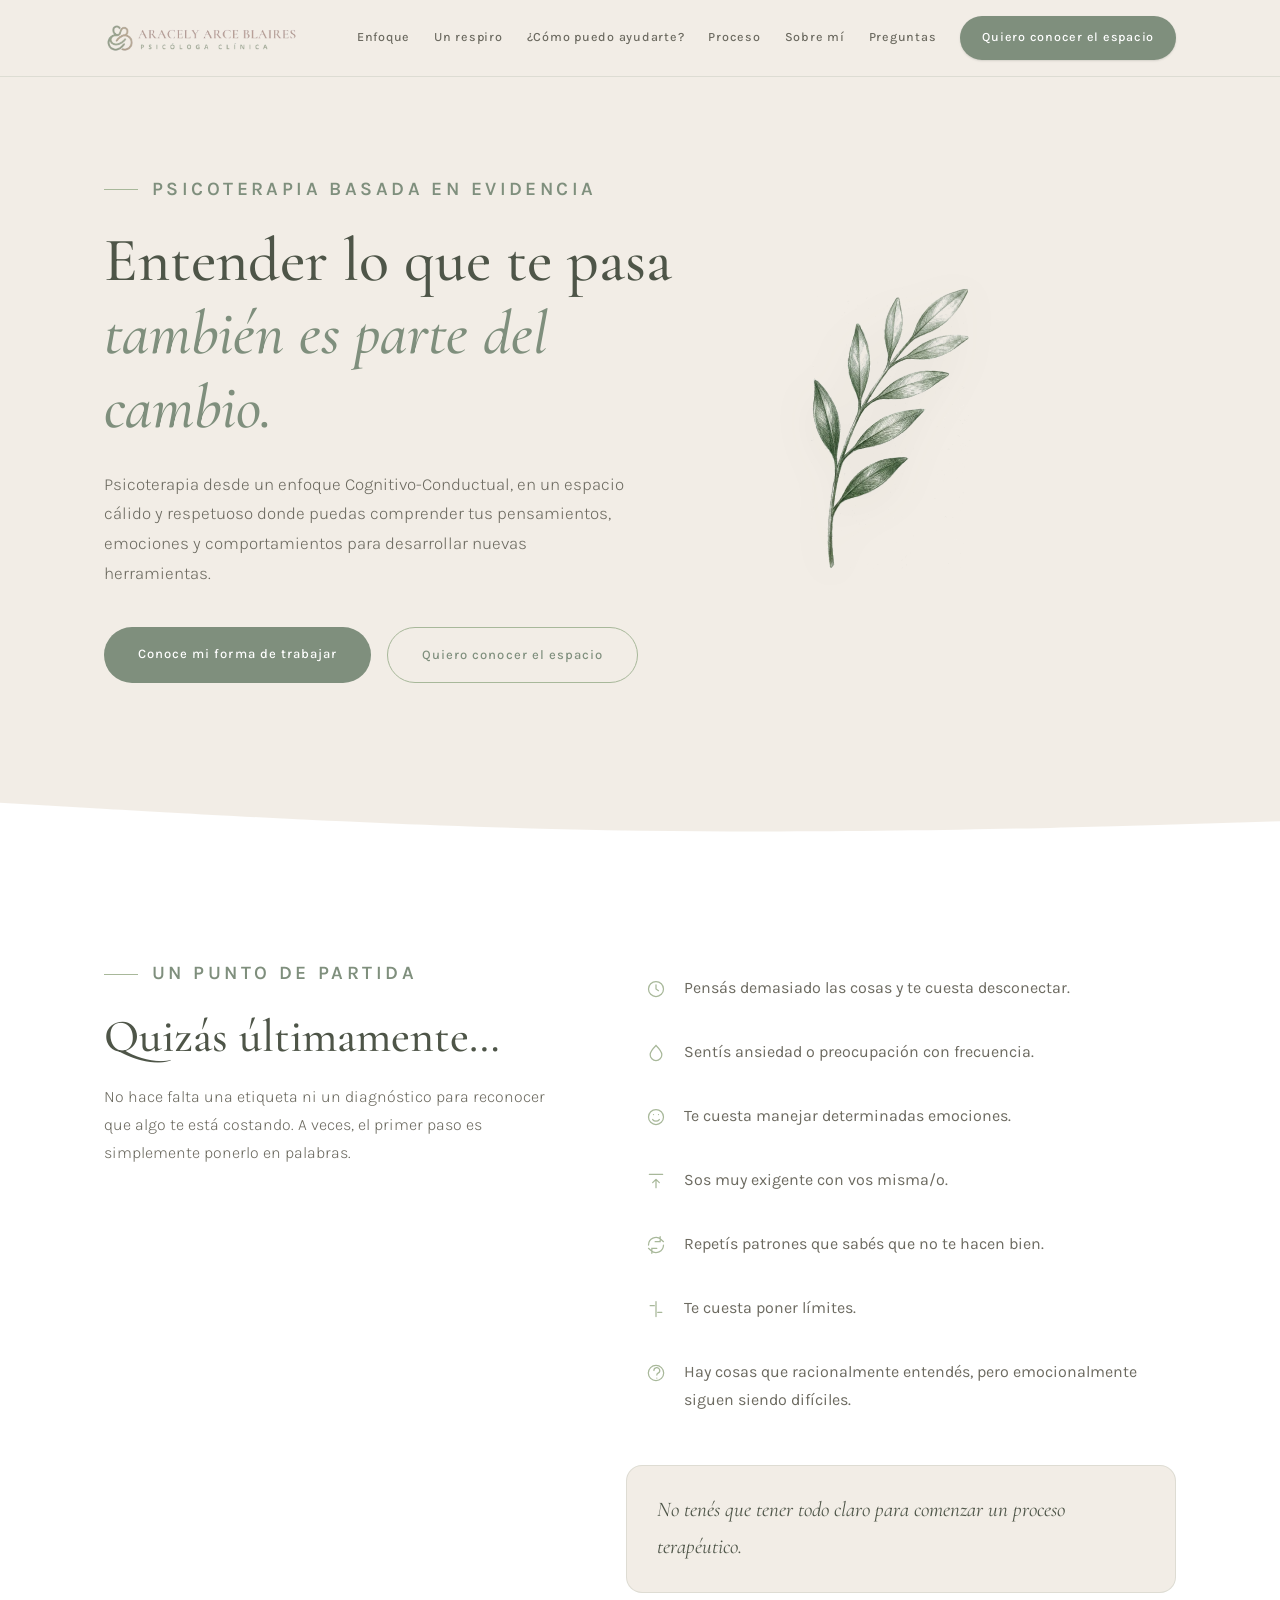
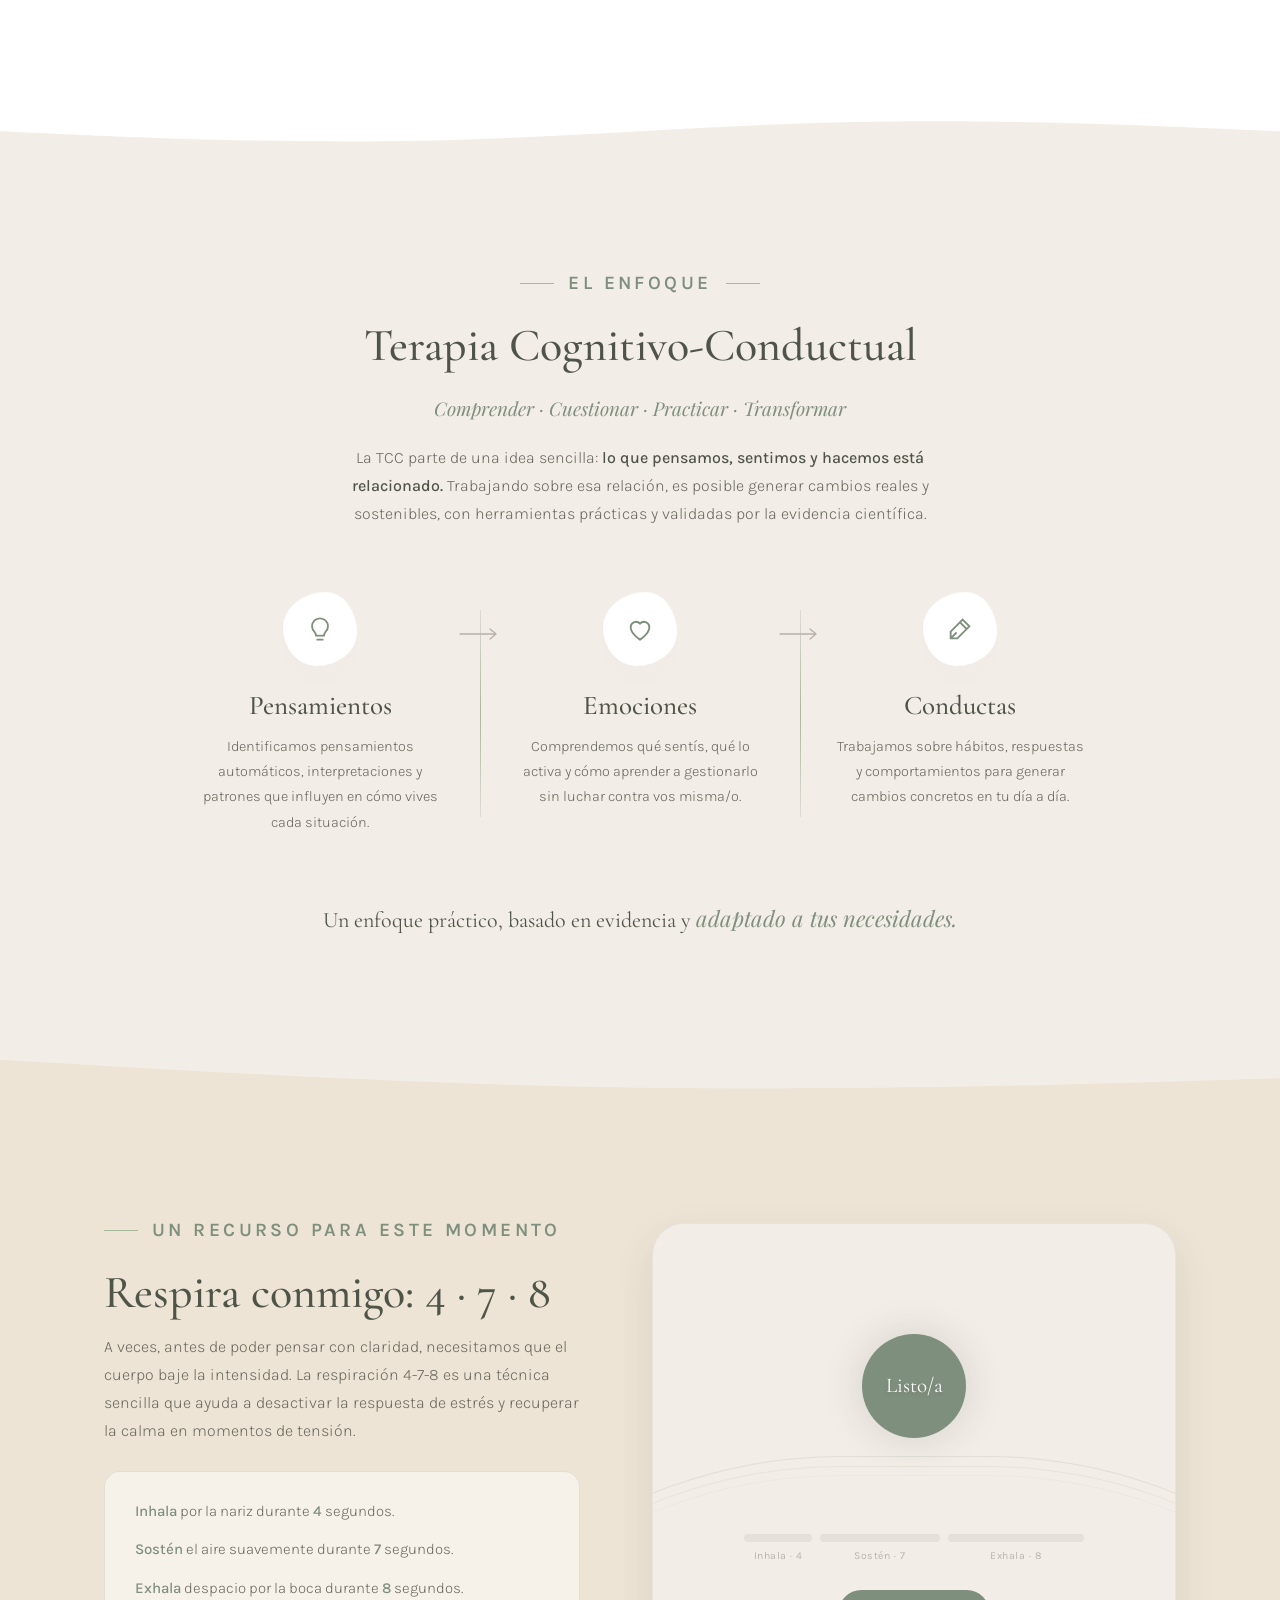
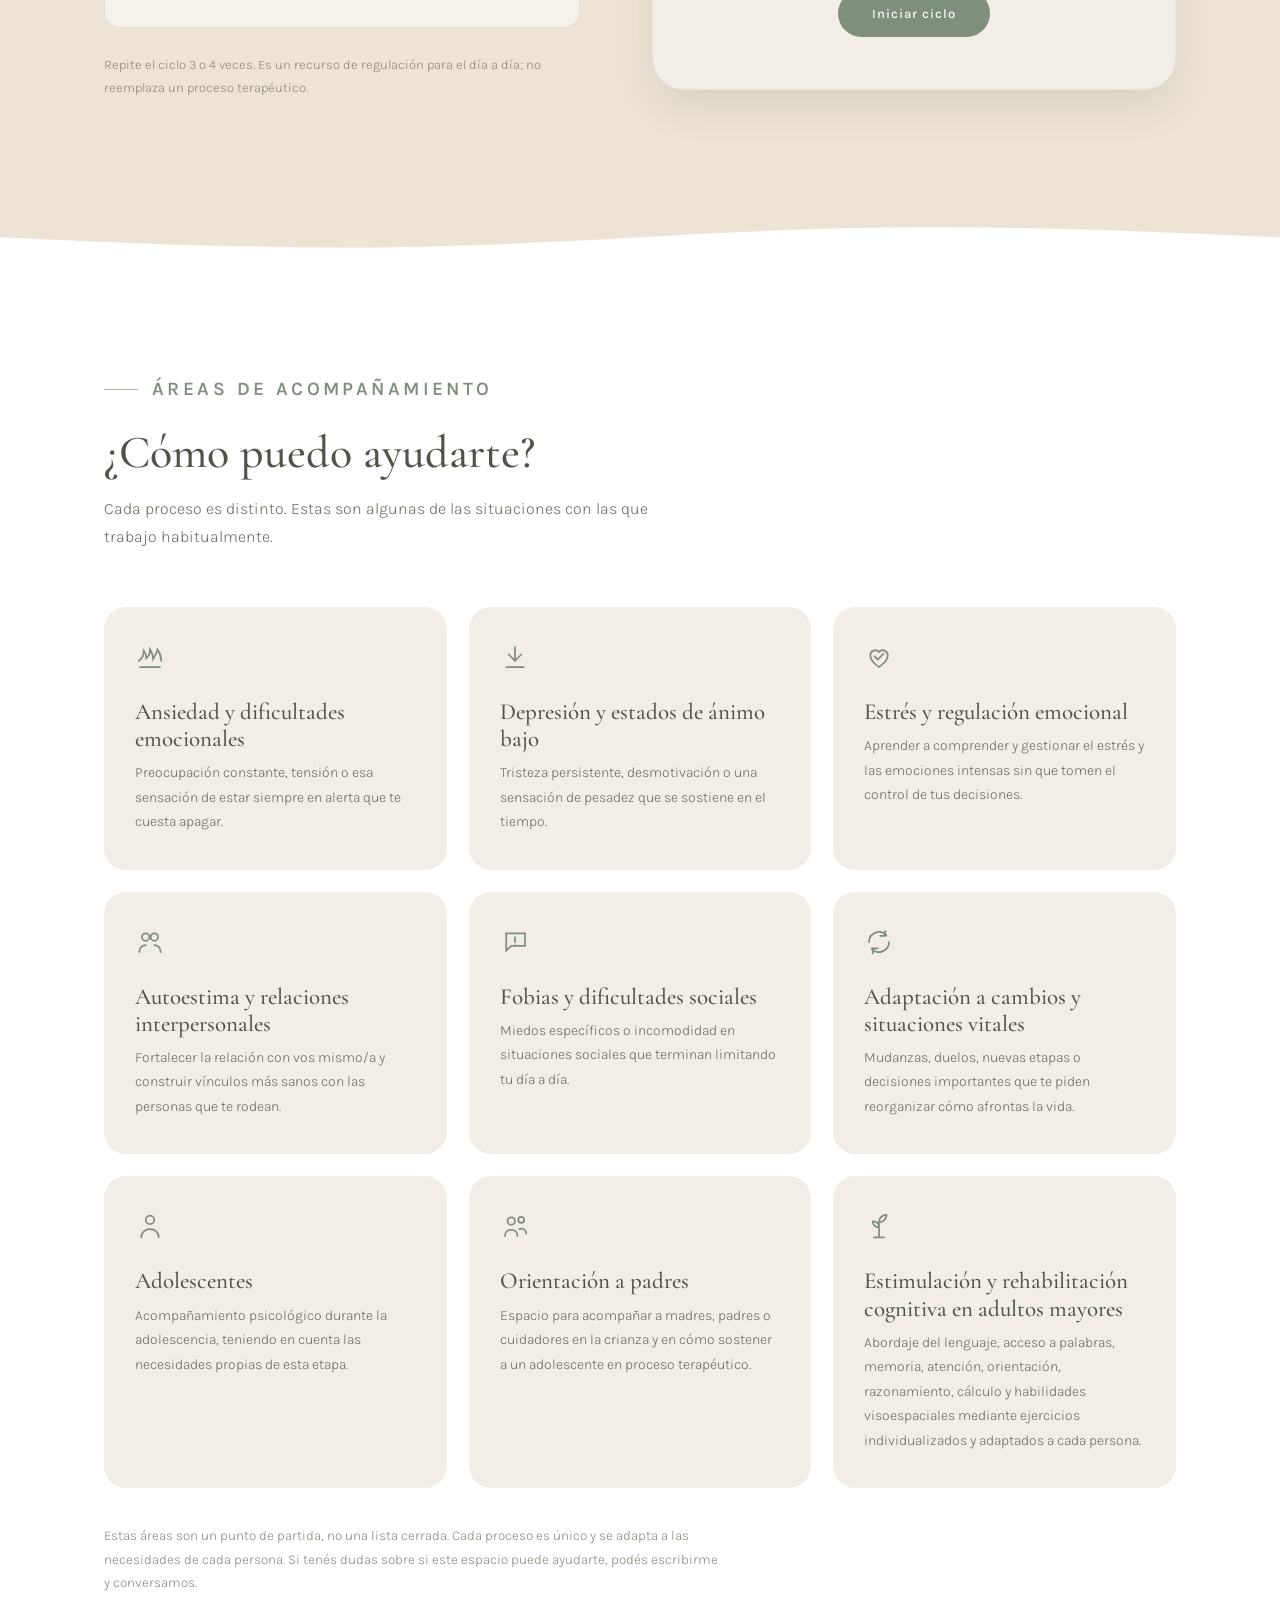
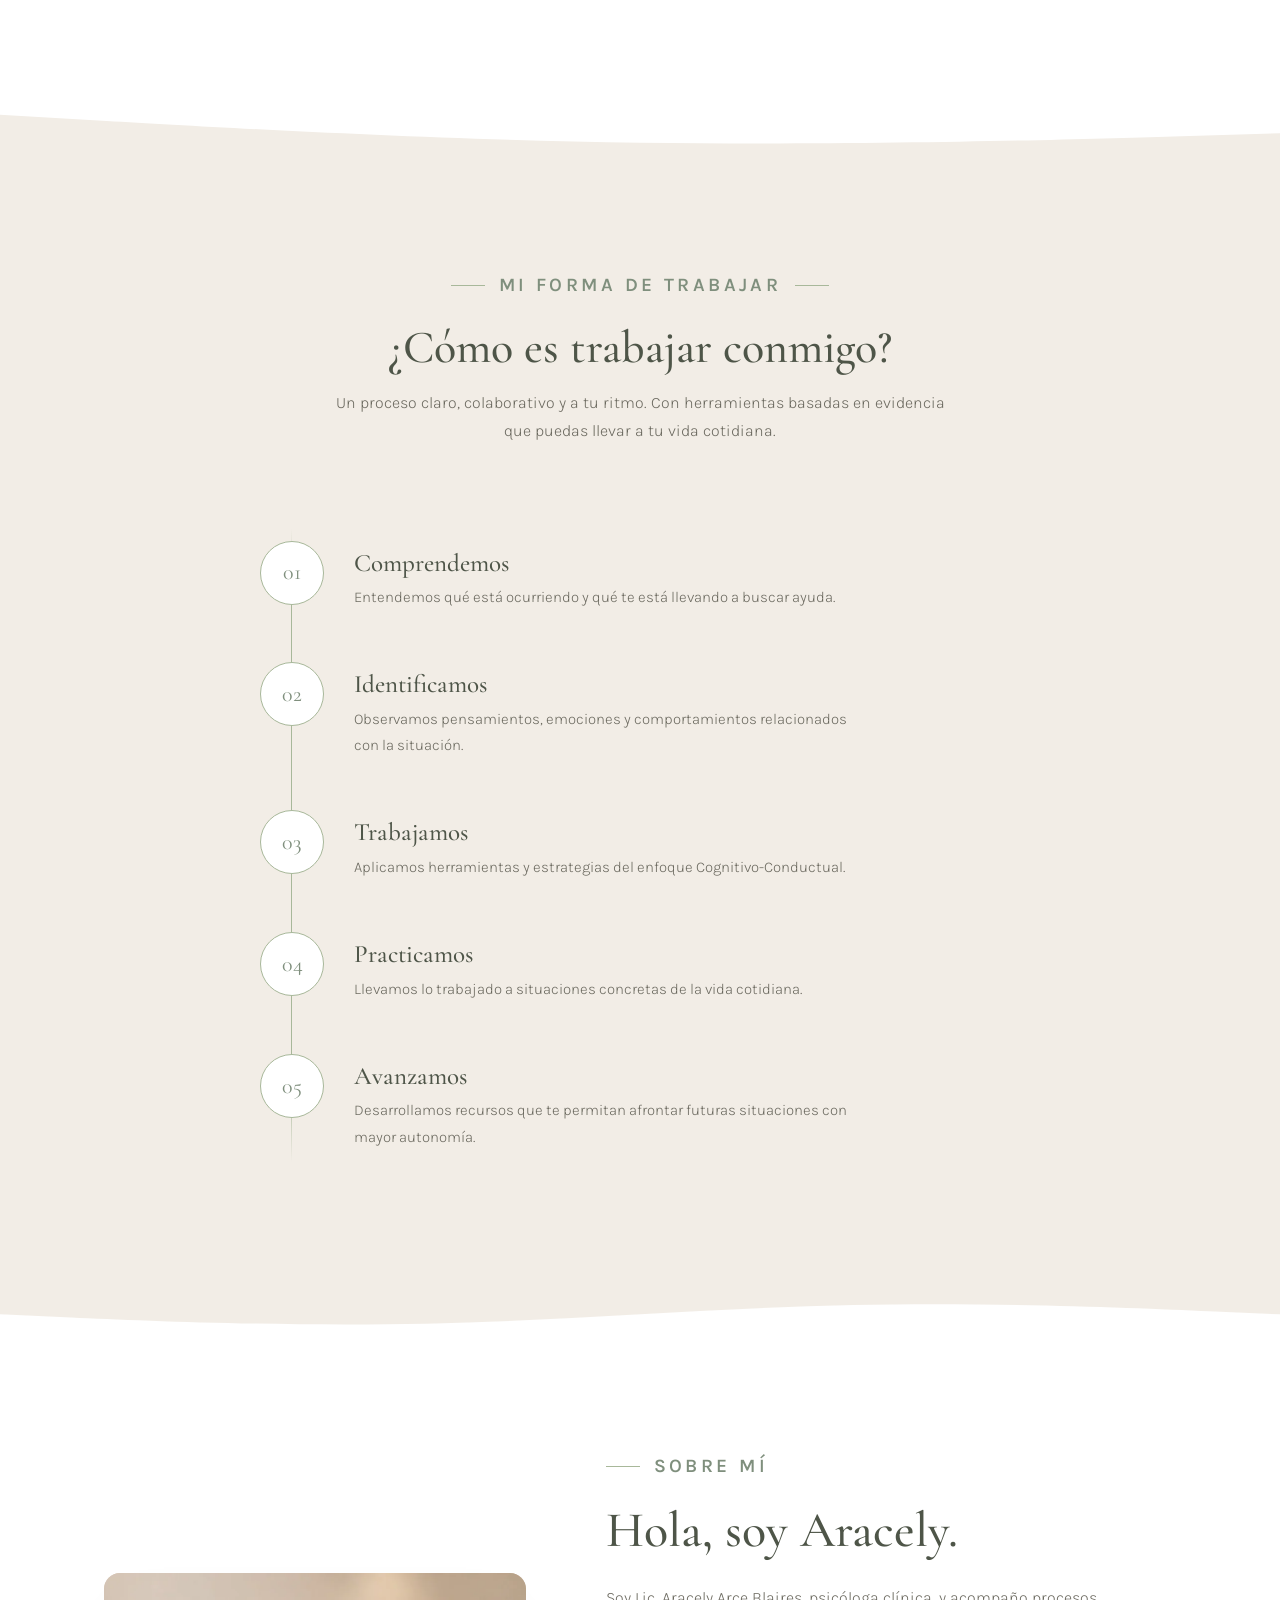
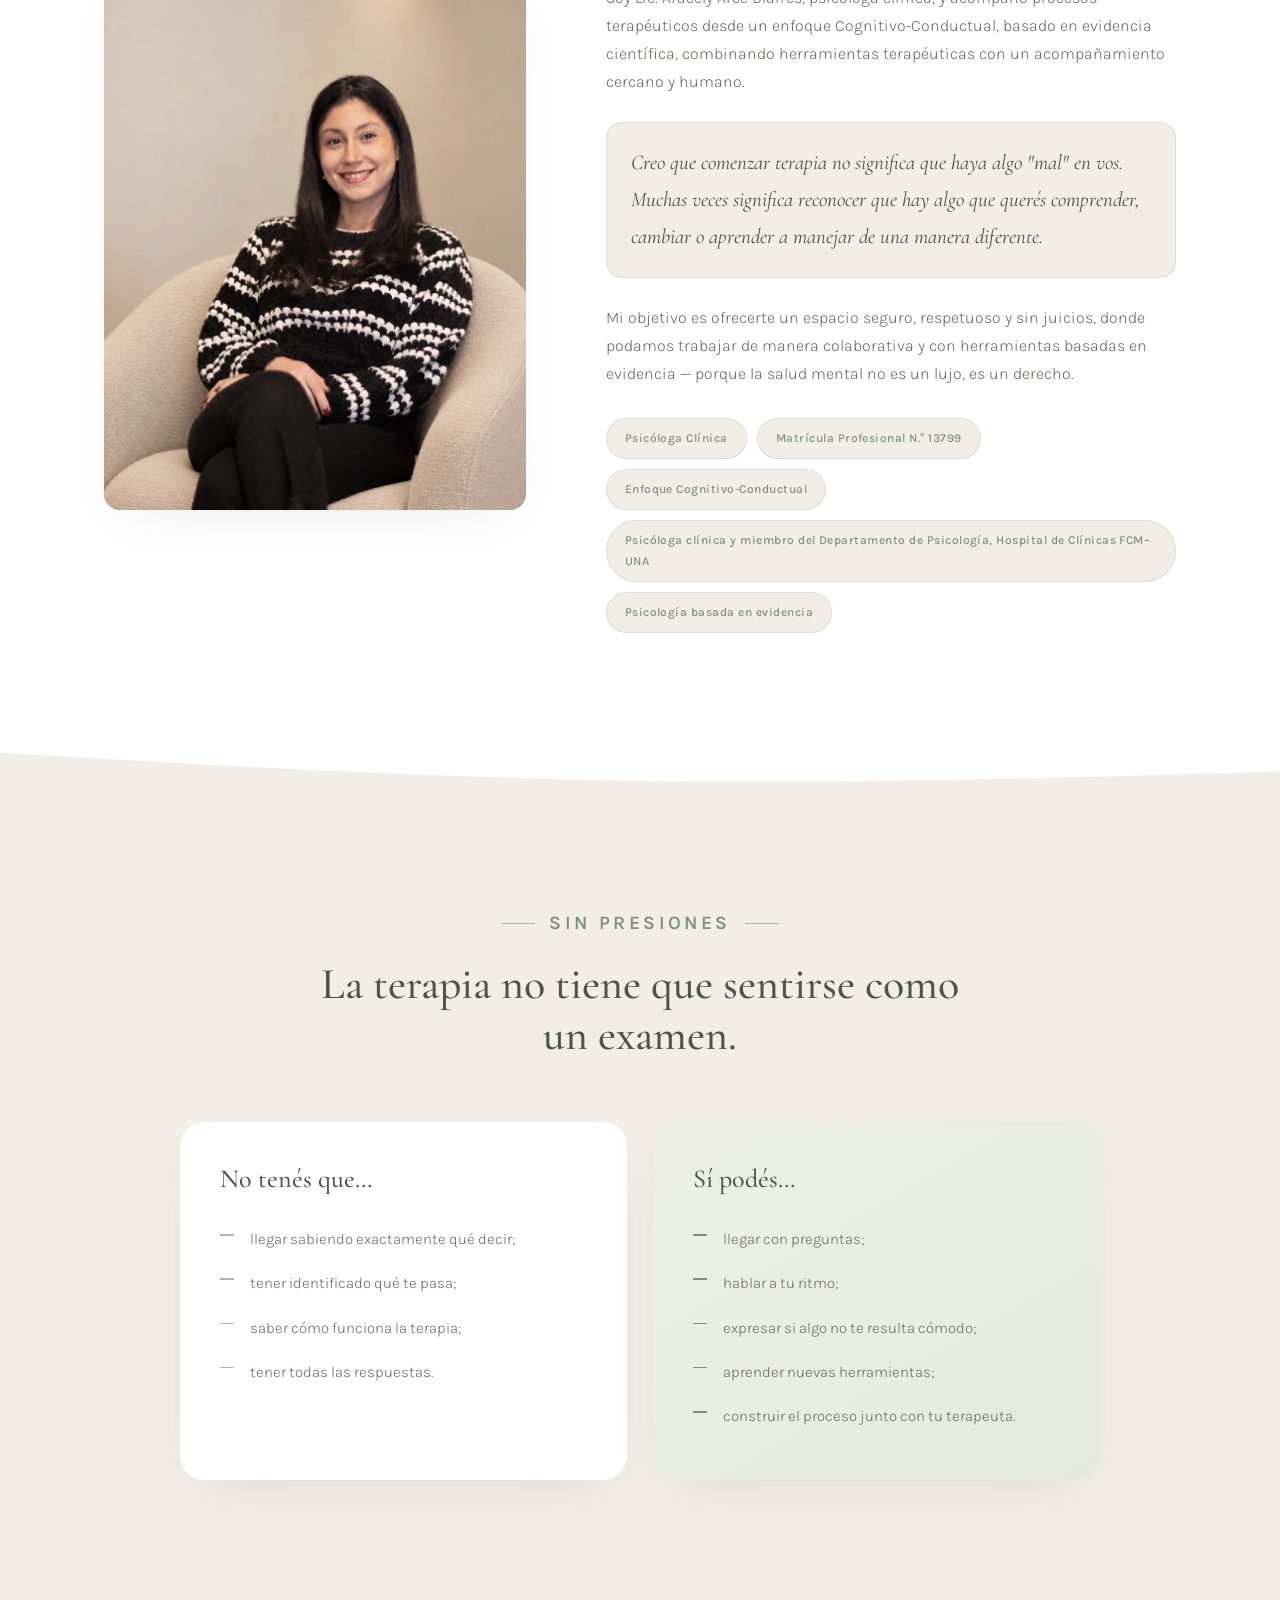
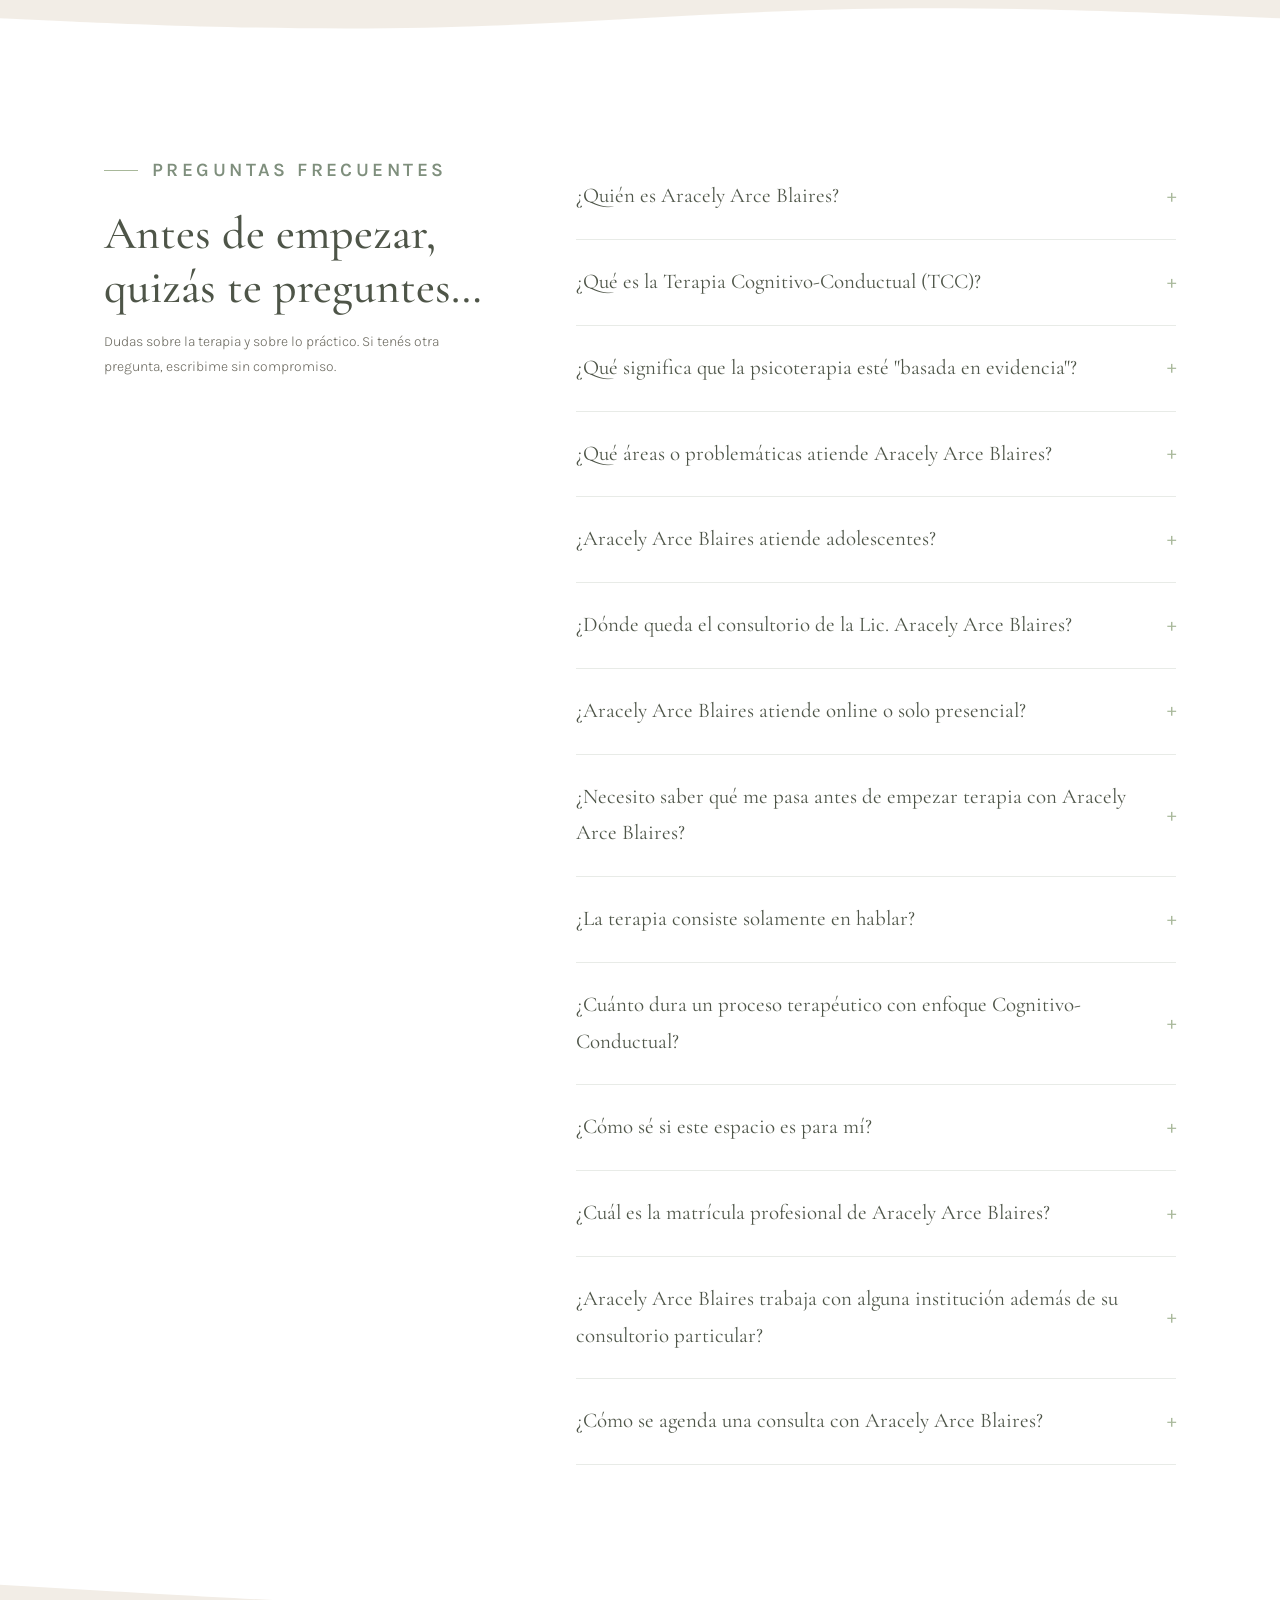
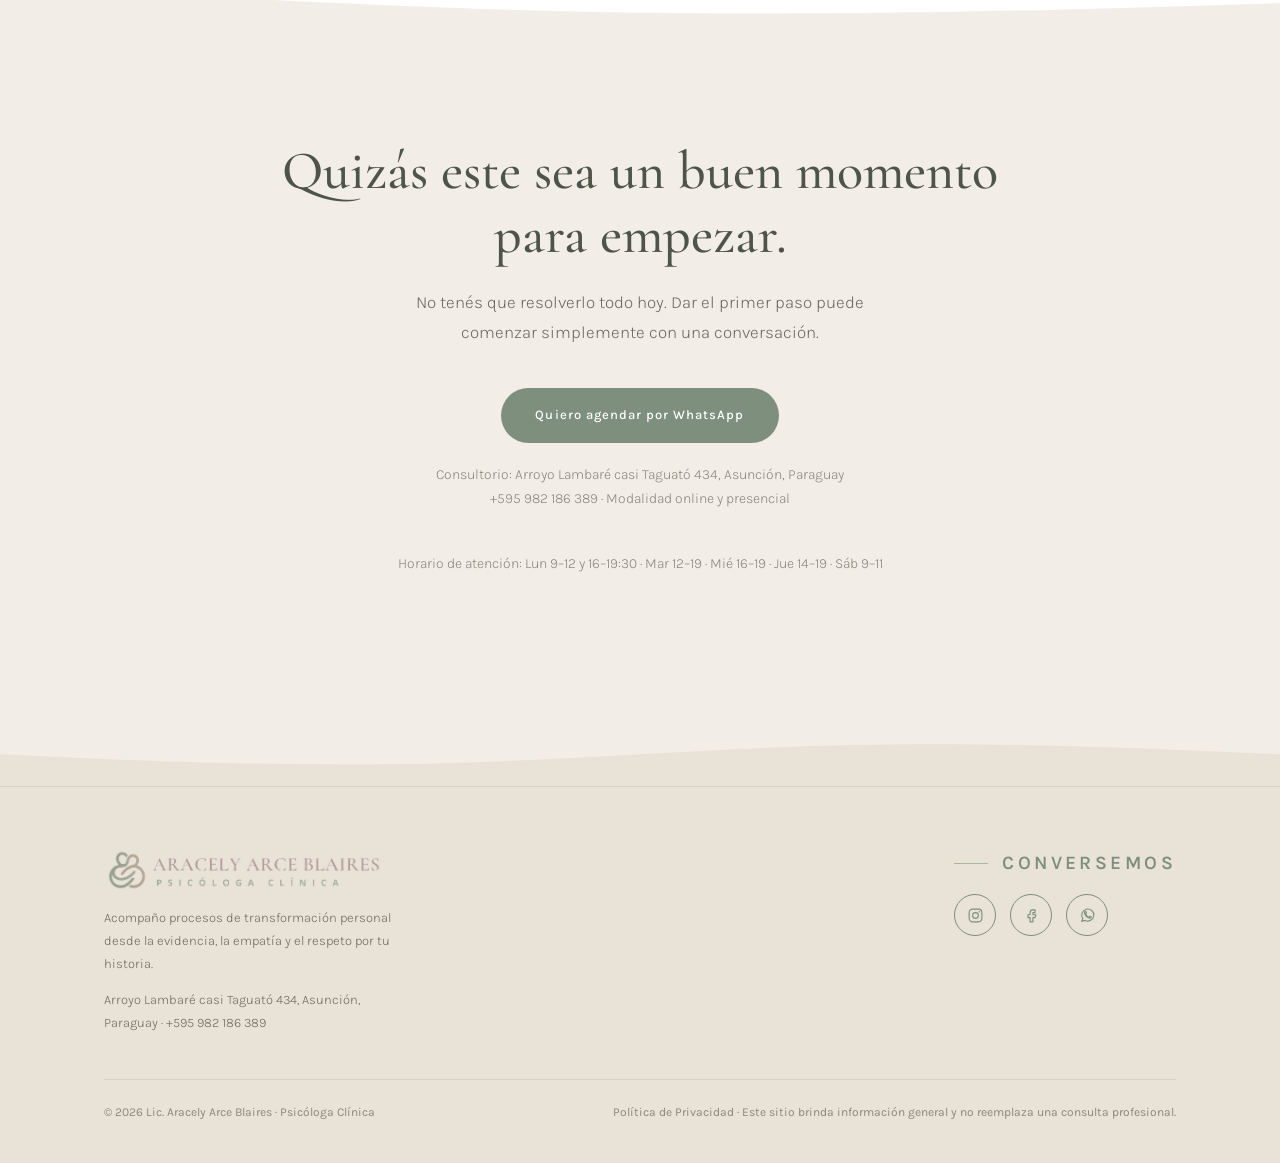
<file: index.html>
<!DOCTYPE html>
<html lang="es">
<head>
<meta charset="UTF-8">
<meta name="viewport" content="width=device-width, initial-scale=1.0">
<title>Lic. Aracely Arce Blaires — Psicóloga Clínica en Asunción</title>
<meta name="description" content="Psicoterapia online y presencial en Asunción, Paraguay. Enfoque Cognitivo-Conductual basado en evidencia. Lic. Aracely Arce Blaires, matrícula N.° 13799.">
<link rel="canonical" href="https://aracelyarceblaires.com.py/">
<link rel="icon" type="image/png" href="assets/logo-icono.png">

<meta property="og:type" content="website">
<meta property="og:site_name" content="Lic. Aracely Arce Blaires — Psicóloga Clínica">
<meta property="og:title" content="Lic. Aracely Arce Blaires — Psicóloga Clínica en Asunción · Terapia Cognitivo-Conductual">
<meta property="og:description" content="Psicoterapia online y presencial en Asunción, Paraguay. Enfoque Cognitivo-Conductual basado en evidencia. Matrícula N.° 13799.">
<meta property="og:url" content="https://aracelyarceblaires.com.py/">
<meta property="og:image" content="https://aracelyarceblaires.com.py/assets/logo-transparente.png">
<meta property="og:locale" content="es_PY">

<meta name="twitter:card" content="summary_large_image">
<meta name="twitter:title" content="Lic. Aracely Arce Blaires — Psicóloga Clínica en Asunción · Terapia Cognitivo-Conductual">
<meta name="twitter:description" content="Psicoterapia online y presencial en Asunción, Paraguay. Enfoque Cognitivo-Conductual basado en evidencia. Matrícula N.° 13799.">
<meta name="twitter:image" content="https://aracelyarceblaires.com.py/assets/logo-transparente.png">

<link rel="stylesheet" href="css/fonts.css">
<link rel="stylesheet" href="css/style.css">
<script type="application/ld+json">
{
  "@context": "https://schema.org",
  "@graph": [
    {
      "@type": "MedicalBusiness",
      "additionalType": "https://www.wikidata.org/wiki/Q1113899",
      "@id": "https://aracelyarceblaires.com.py/#negocio",
      "name": "Lic. Aracely Arce Blaires — Psicóloga Clínica",
      "alternateName": "Aracely Arce Blaires",
      "description": "Psicoterapia online y presencial en Asunción, Paraguay. Enfoque Cognitivo-Conductual basado en evidencia. Lic. Aracely Arce Blaires, Psicóloga Clínica, matrícula N.° 13799.",
      "url": "https://aracelyarceblaires.com.py",
      "image": "https://aracelyarceblaires.com.py/assets/logo-transparente.png",
      "logo": "https://aracelyarceblaires.com.py/assets/logo-transparente.png",
      "telephone": "+595982186389",
      "identifier": {
        "@type": "PropertyValue",
        "name": "Matrícula Profesional",
        "value": "13799"
      },
      "address": {
        "@type": "PostalAddress",
        "streetAddress": "Arroyo Lambaré casi Taguató 434",
        "addressLocality": "Asunción",
        "addressCountry": "PY"
      },
      "openingHoursSpecification": [
        { "@type": "OpeningHoursSpecification", "dayOfWeek": "Monday", "opens": "09:00", "closes": "12:00" },
        { "@type": "OpeningHoursSpecification", "dayOfWeek": "Monday", "opens": "16:00", "closes": "19:30" },
        { "@type": "OpeningHoursSpecification", "dayOfWeek": "Tuesday", "opens": "12:00", "closes": "19:00" },
        { "@type": "OpeningHoursSpecification", "dayOfWeek": "Wednesday", "opens": "16:00", "closes": "19:00" },
        { "@type": "OpeningHoursSpecification", "dayOfWeek": "Thursday", "opens": "14:00", "closes": "19:00" },
        { "@type": "OpeningHoursSpecification", "dayOfWeek": "Saturday", "opens": "09:00", "closes": "11:00" }
      ],
      "areaServed": [
        {
          "@type": "City",
          "name": "Asunción"
        },
        {
          "@type": "Country",
          "name": "Paraguay"
        }
      ],
      "availableLanguage": {
        "@type": "Language",
        "name": "Español"
      },
      "knowsAbout": [
        "Terapia Cognitivo-Conductual",
        "Ansiedad y dificultades emocionales",
        "Depresión y estados de ánimo bajo",
        "Estrés y regulación emocional",
        "Autoestima y relaciones interpersonales",
        "Fobias y dificultades sociales",
        "Adaptación a cambios y situaciones vitales",
        "Adolescentes",
        "Orientación a padres",
        "Estimulación y rehabilitación cognitiva en adultos mayores"
      ],
      "makesOffer": [
        { "@type": "Offer", "itemOffered": { "@type": "Service", "name": "Psicoterapia para ansiedad y dificultades emocionales" } },
        { "@type": "Offer", "itemOffered": { "@type": "Service", "name": "Psicoterapia para depresión y estados de ánimo bajo" } },
        { "@type": "Offer", "itemOffered": { "@type": "Service", "name": "Psicoterapia para estrés y regulación emocional" } },
        { "@type": "Offer", "itemOffered": { "@type": "Service", "name": "Psicoterapia para autoestima y relaciones interpersonales" } },
        { "@type": "Offer", "itemOffered": { "@type": "Service", "name": "Psicoterapia para fobias y dificultades sociales" } },
        { "@type": "Offer", "itemOffered": { "@type": "Service", "name": "Acompañamiento en adaptación a cambios y situaciones vitales" } },
        { "@type": "Offer", "itemOffered": { "@type": "Service", "name": "Psicoterapia para adolescentes" } },
        { "@type": "Offer", "itemOffered": { "@type": "Service", "name": "Orientación a padres" } },
        { "@type": "Offer", "itemOffered": { "@type": "Service", "name": "Estimulación y rehabilitación cognitiva en adultos mayores" } }
      ],
      "sameAs": [
        "https://instagram.com/psico.aracelyarce",
        "https://www.facebook.com/profile.php?id=61592144711436"
      ]
    },
    {
      "@type": "FAQPage",
      "@id": "https://aracelyarceblaires.com.py/#faq",
      "mainEntity": [
        {
          "@type": "Question",
          "name": "¿Quién es Aracely Arce Blaires?",
          "acceptedAnswer": {
            "@type": "Answer",
            "text": "Aracely Arce Blaires es Licenciada en Psicología, psicóloga clínica matriculada (N.° 13799) en Paraguay, y miembro del Departamento de Psicología del Hospital de Clínicas de la Facultad de Ciencias Médicas (UNA). Ejerce en Asunción, Paraguay, con un enfoque de Terapia Cognitivo-Conductual basado en evidencia científica."
          }
        },
        {
          "@type": "Question",
          "name": "¿Qué es la Terapia Cognitivo-Conductual (TCC)?",
          "acceptedAnswer": {
            "@type": "Answer",
            "text": "Es un enfoque terapéutico basado en evidencia científica que trabaja la relación entre pensamientos, emociones y comportamientos. Es práctico y colaborativo: además de comprender qué te pasa, aprendes herramientas concretas para aplicar en tu vida cotidiana. Es el enfoque principal de Aracely Arce Blaires."
          }
        },
        {
          "@type": "Question",
          "name": "¿Qué significa que la psicoterapia esté \"basada en evidencia\"?",
          "acceptedAnswer": {
            "@type": "Answer",
            "text": "Significa que las intervenciones utilizadas están respaldadas por estudios científicos e investigación clínica que han demostrado su eficacia. Aracely Arce Blaires integra este enfoque con el modelo de Terapia Cognitivo-Conductual (TCC) en su práctica clínica en Asunción, Paraguay, adaptando las estrategias a las necesidades y objetivos de cada persona."
          }
        },
        {
          "@type": "Question",
          "name": "¿Qué áreas o problemáticas atiende Aracely Arce Blaires?",
          "acceptedAnswer": {
            "@type": "Answer",
            "text": "Ansiedad y dificultades emocionales; depresión y estados de ánimo bajo; estrés y regulación emocional; autoestima y relaciones interpersonales; fobias y dificultades sociales; adaptación a cambios y situaciones vitales; adolescentes; orientación a padres; y estimulación y rehabilitación cognitiva en adultos mayores. La atención no se limita a estas áreas. Cada proceso terapéutico se adapta a las necesidades, dificultades y objetivos particulares de la persona. Trabaja en Asunción, Paraguay, tanto de forma presencial como online."
          }
        },
        {
          "@type": "Question",
          "name": "¿Aracely Arce Blaires atiende adolescentes?",
          "acceptedAnswer": {
            "@type": "Answer",
            "text": "Sí. Ofrece acompañamiento clínico a adolescentes en una etapa clave del desarrollo, trabajando también con el entorno familiar cuando es necesario."
          }
        },
        {
          "@type": "Question",
          "name": "¿Dónde queda el consultorio de la Lic. Aracely Arce Blaires?",
          "acceptedAnswer": {
            "@type": "Answer",
            "text": "El consultorio se encuentra sobre Arroyo Lambaré casi Taguató 434, Asunción, Paraguay. Alli ofrece atención presencial y, para quienes prefieren conectarse la modalidad a distancia, también se encuentran disponibles sesiones online por videollamada desde cualquier lugar."
          }
        },
        {
          "@type": "Question",
          "name": "¿Aracely Arce Blaires atiende online o solo presencial?",
          "acceptedAnswer": {
            "@type": "Answer",
            "text": "Ofrece ambas modalidades. Las sesiones presenciales son en su consultorio en Asunción (Arroyo Lambaré casi Taguató 434) y las sesiones online se realizan por videollamada, para personas en otras ciudades de Paraguay o en el exterior."
          }
        },
        {
          "@type": "Question",
          "name": "¿Necesito saber qué me pasa antes de empezar terapia con Aracely Arce Blaires?",
          "acceptedAnswer": {
            "@type": "Answer",
            "text": "No. Parte del trabajo terapéutico es justamente ponerle nombre a lo que te ocurre. Podés llegar con una sensación difusa, una situación puntual, o simplemente con la intuición de que algo podría estar mejor — no hace falta un diagnóstico previo."
          }
        },
        {
          "@type": "Question",
          "name": "¿La terapia consiste solamente en hablar?",
          "acceptedAnswer": {
            "@type": "Answer",
            "text": "Hablar es parte importante del proceso, pero no lo único. En la Terapia Cognitivo-Conductual que utiliza Aracely Arce Blaires también se identifican patrones, se cuestionan interpretaciones, se practican estrategias y se prueban cambios concretos entre sesiones — es un trabajo activo, hecho en equipo."
          }
        },
        {
          "@type": "Question",
          "name": "¿Cuánto dura un proceso terapéutico con enfoque Cognitivo-Conductual?",
          "acceptedAnswer": {
            "@type": "Answer",
            "text": "Depende de cada persona, del motivo de consulta y de los objetivos definidos en conjunto. La TCC suele orientarse a objetivos concretos, y la duración se evalúa de forma transparente durante el proceso junto con Aracely Arce Blaires."
          }
        },
        {
          "@type": "Question",
          "name": "¿Cómo sé si este espacio es para mí?",
          "acceptedAnswer": {
            "@type": "Answer",
            "text": "La mejor manera de saberlo es conversando directamente con Aracely Arce Blaires. Podés escribirle, contarle brevemente qué estás buscando y resolver tus dudas antes de decidir — no hay ningún compromiso en preguntar."
          }
        },
        {
          "@type": "Question",
          "name": "¿Cuál es la matrícula profesional de Aracely Arce Blaires?",
          "acceptedAnswer": {
            "@type": "Answer",
            "text": "Su matrícula profesional como psicóloga clínica en Paraguay es el N.° 13799."
          }
        },
        {
          "@type": "Question",
          "name": "¿Aracely Arce Blaires trabaja con alguna institución además de su consultorio particular?",
          "acceptedAnswer": {
            "@type": "Answer",
            "text": "Sí, es psicóloga clínica y miembro del Departamento de Psicología en la Facultad de Ciencias Médicas de la Universidad Nacional de Asunción (Hospital de Clínicas), además de su práctica clínica privada en Asunción, Paraguay."
          }
        },
        {
          "@type": "Question",
          "name": "¿Cómo se agenda una consulta con Aracely Arce Blaires?",
          "acceptedAnswer": {
            "@type": "Answer",
            "text": "La forma más directa es escribir por WhatsApp al +595 982 186 389, o por Instagram (@psico.aracelyarce). Aracely responde personalmente para coordinar horario y modalidad (presencial en Asunción u online)."
          }
        }
      ]
    }
  ]
}
</script>
</head>
<body>

<a href="#main" class="skip-link">Saltar al contenido</a>

<!-- ============ NAV ============ -->
<header>
  <div class="wrap nav">
    <a href="#" class="wordmark" aria-label="Inicio">
      <picture>
        <source srcset="assets/logo-transparente.webp" type="image/webp">
        <img src="assets/logo-transparente.png" alt="Aracely Arce Blaires — Psicóloga Clínica" class="brand-logo nav-logo" width="1182" height="194">
      </picture>
    </a>
    <nav class="nav-links" id="navLinks">
      <a href="#tcc">Enfoque</a>
      <a href="#respira">Un respiro</a>
      <a href="#areas">¿Cómo puedo ayudarte?</a>
      <a href="#proceso">Proceso</a>
      <a href="#sobre">Sobre mí</a>
      <a href="#faq">Preguntas</a>
      <a href="#contacto" class="nav-cta">Quiero conocer el espacio</a>
    </nav>
    <button class="burger" id="burger" aria-label="Abrir menú" aria-expanded="false">
      <span></span><span></span><span></span>
    </button>
  </div>
</header>

<main id="main">

<!-- ============ HERO ============ -->
<section class="con-ola hero">
  <div class="wrap hero-grid">
    <div>
      <div class="eyebrow reveal">Psicoterapia basada en evidencia</div>
      <h1 class="reveal d1">Entender lo que te pasa <em>también es parte del cambio.</em></h1>
      <p class="reveal d2">Psicoterapia desde un enfoque Cognitivo-Conductual, en un espacio cálido y respetuoso donde puedas comprender tus pensamientos, emociones y comportamientos para desarrollar nuevas herramientas.</p>
      <div class="reveal d3" style="display:flex;gap:16px;flex-wrap:wrap">
        <a href="#proceso" class="btn">Conoce mi forma de trabajar</a>
        <a href="#contacto" class="btn ghost">Quiero conocer el espacio</a>
      </div>
    </div>
    <div class="hero-foto reveal d2">
      <div class="hero-visual">
        <picture>
          <source srcset="assets/aracely-rama-botanica.webp" type="image/webp">
          <img class="rama-botanica" src="assets/aracely-rama-botanica.png" alt="" width="640" height="1135">
        </picture>
      </div>
    </div>
  </div>
  <div class="ola" aria-hidden="true"><svg viewBox="0 0 1440 120" preserveAspectRatio="none"><path d="M0,32L120,42.7C240,53,480,75,720,80C960,85,1200,75,1320,69.3L1440,64L1440,120L1320,120C1200,120,960,120,720,120C480,120,240,120,120,120L0,120Z" fill="#FFFFFF"/></svg></div>
</section>

<!-- ============ QUIZÁS ÚLTIMAMENTE ============ -->
<section class="con-ola quizas">
  <div class="wrap quizas-grid">
    <div>
      <div class="eyebrow reveal">Un punto de partida</div>
      <h2 class="reveal d1">Quizás últimamente…</h2>
      <p class="reveal d2" style="font-weight:300">No hace falta una etiqueta ni un diagnóstico para reconocer que algo te está costando. A veces, el primer paso es simplemente ponerlo en palabras.</p>
    </div>
    <div>
      <div class="quizas-lista">
        <div class="quizas-item reveal"><svg viewBox="0 0 24 24" fill="none" stroke="currentColor" stroke-width="1.5" stroke-linecap="round"><circle cx="12" cy="12" r="9"/><path d="M12 7v5l3 2"/></svg><span>Pensás demasiado las cosas y te cuesta desconectar.</span></div>
        <div class="quizas-item reveal"><svg viewBox="0 0 24 24" fill="none" stroke="currentColor" stroke-width="1.5" stroke-linecap="round"><path d="M12 3c-4 4-7 7.5-7 11a7 7 0 0 0 14 0c0-3.5-3-7-7-11z"/></svg><span>Sentís ansiedad o preocupación con frecuencia.</span></div>
        <div class="quizas-item reveal"><svg viewBox="0 0 24 24" fill="none" stroke="currentColor" stroke-width="1.5" stroke-linecap="round"><path d="M8 15s1.5 2 4 2 4-2 4-2M9 9h.01M15 9h.01"/><circle cx="12" cy="12" r="9"/></svg><span>Te cuesta manejar determinadas emociones.</span></div>
        <div class="quizas-item reveal"><svg viewBox="0 0 24 24" fill="none" stroke="currentColor" stroke-width="1.5" stroke-linecap="round"><path d="M12 20V10M12 10l-4 4M12 10l4 4M4 4h16"/></svg><span>Sos muy exigente con vos misma/o.</span></div>
        <div class="quizas-item reveal"><svg viewBox="0 0 24 24" fill="none" stroke="currentColor" stroke-width="1.5" stroke-linecap="round"><path d="M17 2v6h-6M3 12a9 9 0 0 1 15-6.7L21 8M7 22v-6h6M21 12a9 9 0 0 1-15 6.7L3 16"/></svg><span>Repetís patrones que sabés que no te hacen bien.</span></div>
        <div class="quizas-item reveal"><svg viewBox="0 0 24 24" fill="none" stroke="currentColor" stroke-width="1.5" stroke-linecap="round"><path d="M12 3v18M5 8h5M14 16h5"/></svg><span>Te cuesta poner límites.</span></div>
        <div class="quizas-item reveal"><svg viewBox="0 0 24 24" fill="none" stroke="currentColor" stroke-width="1.5" stroke-linecap="round"><path d="M9.5 9a3.5 3.5 0 1 1 5 3.2c-1 .5-1.5 1.1-1.5 2.3M13 18h.01"/><circle cx="12" cy="12" r="9.2"/></svg><span>Hay cosas que racionalmente entendés, pero emocionalmente siguen siendo difíciles.</span></div>
      </div>
      <div class="quizas-cierre reveal">No tenés que tener todo claro para comenzar un proceso terapéutico.</div>
    </div>
  </div>
  <div class="ola flip" aria-hidden="true"><svg viewBox="0 0 1440 120" preserveAspectRatio="none"><path d="M0,64L80,58.7C160,53,320,43,480,48C640,53,800,75,960,80C1120,85,1280,75,1360,69.3L1440,64L1440,120L1360,120C1280,120,1120,120,960,120C800,120,640,120,480,120C320,120,160,120,80,120L0,120Z" fill="#F2EDE6"/></svg></div>
</section>

<!-- ============ TCC ============ -->
<section class="con-ola tcc" id="tcc">
  <div class="wrap">
    <div class="eyebrow center reveal">El enfoque</div>
    <div class="tcc-head reveal d1">
      <h2>Terapia Cognitivo-Conductual</h2>
    </div>
    <div class="tcc-lema reveal d2">Comprender · Cuestionar · Practicar · Transformar</div>
    <p class="tcc-intro reveal d2">La TCC parte de una idea sencilla: <strong style="font-weight:500;color:var(--tinta)">lo que pensamos, sentimos y hacemos está relacionado.</strong> Trabajando sobre esa relación, es posible generar cambios reales y sostenibles, con herramientas prácticas y validadas por la evidencia científica.</p>
    <div class="triada">
      <svg class="triada-flecha f1" viewBox="0 0 44 16" fill="none" aria-hidden="true"><path d="M2 8h36m0 0-6-5m6 5-6 5" stroke="currentColor" stroke-width="1.3" stroke-linecap="round"/></svg>
      <svg class="triada-flecha f2" viewBox="0 0 44 16" fill="none" aria-hidden="true"><path d="M2 8h36m0 0-6-5m6 5-6 5" stroke="currentColor" stroke-width="1.3" stroke-linecap="round"/></svg>
      <div class="triada-col reveal">
        <div class="triada-icono"><svg viewBox="0 0 24 24" fill="none" stroke="currentColor" stroke-width="1.4" stroke-linecap="round"><path d="M12 4a6 6 0 0 1 6 6c0 2-1 3.3-2 4.4-.8.9-1 1.6-1 2.6h-6c0-1-.2-1.7-1-2.6C7 13.3 6 12 6 10a6 6 0 0 1 6-6z"/><path d="M10 20h4"/></svg></div>
        <h3>Pensamientos</h3>
        <p>Identificamos pensamientos automáticos, interpretaciones y patrones que influyen en cómo vives cada situación.</p>
      </div>
      <div class="triada-col reveal d1">
        <div class="triada-icono"><svg viewBox="0 0 24 24" fill="none" stroke="currentColor" stroke-width="1.4" stroke-linecap="round"><path d="M12 20s-7-4.3-7-9.5A4 4 0 0 1 12 8a4 4 0 0 1 7 2.5C19 15.7 12 20 12 20z"/></svg></div>
        <h3>Emociones</h3>
        <p>Comprendemos qué sentís, qué lo activa y cómo aprender a gestionarlo sin luchar contra vos misma/o.</p>
      </div>
      <div class="triada-col reveal d2">
        <div class="triada-icono"><svg viewBox="0 0 24 24" fill="none" stroke="currentColor" stroke-width="1.4" stroke-linecap="round"><path d="M5 19l4-4M14 5l5 5-9 9H5v-5l9-9zM12 7l5 5"/></svg></div>
        <h3>Conductas</h3>
        <p>Trabajamos sobre hábitos, respuestas y comportamientos para generar cambios concretos en tu día a día.</p>
      </div>
    </div>
    <p class="tcc-nota reveal">Un enfoque práctico, basado en evidencia y <span class="serif-i" style="color:var(--eucalipto)">adaptado a tus necesidades.</span></p>
  </div>
  <div class="ola" aria-hidden="true"><svg viewBox="0 0 1440 120" preserveAspectRatio="none"><path d="M0,32L120,42.7C240,53,480,75,720,80C960,85,1200,75,1320,69.3L1440,64L1440,120L1320,120C1200,120,960,120,720,120C480,120,240,120,120,120L0,120Z" fill="#EDE4D5"/></svg></div>
</section>


<!-- ============ RESPIRACIÓN 4-7-8 ============ -->
<section class="con-ola respira" id="respira">
  <div class="wrap">
    <div class="respira-grid">
      <div>
        <div class="eyebrow reveal">Un recurso para este momento</div>
        <h2 class="reveal d1">Respira conmigo: 4 · 7 · 8</h2>
        <p class="reveal d2" style="font-weight:300;margin-top:14px">A veces, antes de poder pensar con claridad, necesitamos que el cuerpo baje la intensidad. La respiración 4-7-8 es una técnica sencilla que ayuda a desactivar la respuesta de estrés y recuperar la calma en momentos de tensión.</p>
        <ul class="respira-pasos reveal d2">
          <li><strong>Inhala</strong> por la nariz durante <strong>4</strong> segundos.</li>
          <li><strong>Sostén</strong> el aire suavemente durante <strong>7</strong> segundos.</li>
          <li><strong>Exhala</strong> despacio por la boca durante <strong>8</strong> segundos.</li>
        </ul>
        <p class="reveal d3" style="font-size:13px;color:var(--texto-suave);font-weight:300">Repite el ciclo 3 o 4 veces. Es un recurso de regulación para el día a día; no reemplaza un proceso terapéutico.</p>
      </div>
      <div class="respira-widget reveal d1">
        <div class="widget-card">
          <div class="widget-olas" aria-hidden="true"><span class="wl w1"></span><span class="wl w2"></span><span class="wl w3"></span></div>
          <div class="widget-body">
            <div class="orb-escena">
              <div class="orb" id="orb"></div>
              <div class="orb-anillo" id="orbAnillo"></div>
              <div class="orb-contenido">
                <span class="orb-fase" id="orbFase" aria-live="polite">Listo/a</span>
                <span class="orb-timer oculto" id="orbTimer" aria-live="off">0 s</span>
              </div>
            </div>
            <div class="orb-barras" aria-hidden="true">
              <div class="barra b4" id="barIn"><span>Inhala · 4</span></div>
              <div class="barra b7" id="barHold"><span>Sostén · 7</span></div>
              <div class="barra b8" id="barOut"><span>Exhala · 8</span></div>
            </div>
            <button class="btn" id="btnRespira">Iniciar ciclo</button>
          </div>
        </div>
      </div>
    </div>
  </div>
  <div class="ola flip" aria-hidden="true"><svg viewBox="0 0 1440 120" preserveAspectRatio="none"><path d="M0,64L80,58.7C160,53,320,43,480,48C640,53,800,75,960,80C1120,85,1280,75,1360,69.3L1440,64L1440,120L1360,120C1280,120,1120,120,960,120C800,120,640,120,480,120C320,120,160,120,80,120L0,120Z" fill="#FFFFFF"/></svg></div>
</section>

<!-- ============ ÁREAS ============ -->
<section class="con-ola areas" id="areas">
  <div class="wrap">
    <div class="areas-head">
      <div class="eyebrow reveal">Áreas de acompañamiento</div>
      <h2 class="reveal d1">¿Cómo puedo ayudarte?</h2>
      <p class="reveal d2" style="font-weight:300">Cada proceso es distinto. Estas son algunas de las situaciones con las que trabajo habitualmente.</p>
    </div>
    <div class="areas-grid">
      <div class="area reveal">
        <svg viewBox="0 0 24 24" fill="none" stroke="currentColor" stroke-width="1.4" stroke-linecap="round"><path d="M3 15c2.5-1.5 4-4.5 4-8 1.5 2 2 4 2 6 2-1.5 3-4 3-7 1.5 2.5 2.5 5 2.5 7.5C16 11 17.5 9 18 6c2 3 3 6 3 9"/><path d="M4 20h16"/></svg>
        <h3>Ansiedad y dificultades emocionales</h3>
        <p>Preocupación constante, tensión o esa sensación de estar siempre en alerta que te cuesta apagar.</p>
      </div>
      <div class="area reveal d1">
        <svg viewBox="0 0 24 24" fill="none" stroke="currentColor" stroke-width="1.4" stroke-linecap="round"><path d="M12 4v10"/><path d="M7 10l5 5 5-5"/><path d="M5 20h14"/></svg>
        <h3>Depresión y estados de ánimo bajo</h3>
        <p>Tristeza persistente, desmotivación o una sensación de pesadez que se sostiene en el tiempo.</p>
      </div>
      <div class="area reveal d2">
        <svg viewBox="0 0 24 24" fill="none" stroke="currentColor" stroke-width="1.4" stroke-linecap="round"><path d="M12 20s-7-4.3-7-9.5A4 4 0 0 1 12 8a4 4 0 0 1 7 2.5C19 15.7 12 20 12 20z"/><path d="M8.5 11.5 11 14l4.5-4.5"/></svg>
        <h3>Estrés y regulación emocional</h3>
        <p>Aprender a comprender y gestionar el estrés y las emociones intensas sin que tomen el control de tus decisiones.</p>
      </div>
      <div class="area reveal">
        <svg viewBox="0 0 24 24" fill="none" stroke="currentColor" stroke-width="1.4" stroke-linecap="round"><circle cx="8.5" cy="8" r="3"/><circle cx="15.5" cy="8" r="3"/><path d="M3.5 20c0-3.3 2.2-5.5 5-5.5M20.5 20c0-3.3-2.2-5.5-5-5.5"/></svg>
        <h3>Autoestima y relaciones interpersonales</h3>
        <p>Fortalecer la relación con vos mismo/a y construir vínculos más sanos con las personas que te rodean.</p>
      </div>
      <div class="area reveal d1">
        <svg viewBox="0 0 24 24" fill="none" stroke="currentColor" stroke-width="1.4" stroke-linecap="round"><path d="M4 5h16v10H9l-4 4V5z"/><path d="M12 8v4M12 14.5v.01"/></svg>
        <h3>Fobias y dificultades sociales</h3>
        <p>Miedos específicos o incomodidad en situaciones sociales que terminan limitando tu día a día.</p>
      </div>
      <div class="area reveal d2">
        <svg viewBox="0 0 24 24" fill="none" stroke="currentColor" stroke-width="1.4" stroke-linecap="round"><path d="M4 12a8 8 0 0 1 13.9-5.4M20 12a8 8 0 0 1-13.9 5.4"/><path d="M17 3v4h-4M7 21v-4h4"/></svg>
        <h3>Adaptación a cambios y situaciones vitales</h3>
        <p>Mudanzas, duelos, nuevas etapas o decisiones importantes que te piden reorganizar cómo afrontas la vida.</p>
      </div>
      <div class="area reveal">
        <svg viewBox="0 0 24 24" fill="none" stroke="currentColor" stroke-width="1.4" stroke-linecap="round"><circle cx="12" cy="7" r="3.4"/><path d="M5 21c0-4 3.1-6.5 7-6.5s7 2.5 7 6.5"/></svg>
        <h3>Adolescentes</h3>
        <p>Acompañamiento psicológico durante la adolescencia, teniendo en cuenta las necesidades propias de esta etapa.</p>
      </div>
      <div class="area reveal d1">
        <svg viewBox="0 0 24 24" fill="none" stroke="currentColor" stroke-width="1.4" stroke-linecap="round"><circle cx="9" cy="8" r="3"/><path d="M4 20c0-3 2.2-5 5-5s5 2 5 5"/><circle cx="17" cy="7" r="2.4"/><path d="M15.5 14.5c.5-.3 1-.5 1.5-.5 2.2 0 4 1.6 4 4"/></svg>
        <h3>Orientación a padres</h3>
        <p>Espacio para acompañar a madres, padres o cuidadores en la crianza y en cómo sostener a un adolescente en proceso terapéutico.</p>
      </div>
      <div class="area reveal d2">
        <svg viewBox="0 0 24 24" fill="none" stroke="currentColor" stroke-width="1.4" stroke-linecap="round"><path d="M12 21V9M12 9c0-3.5 2.5-6 6-6 0 3.5-2.5 6-6 6zM12 13c0-2.8-2-4.8-5-4.8 0 2.8 2 4.8 5 4.8z"/><path d="M8 21h8"/></svg>
        <h3>Estimulación y rehabilitación cognitiva en adultos mayores</h3>
        <p>Abordaje del lenguaje, acceso a palabras, memoria, atención, orientación, razonamiento, cálculo y habilidades visoespaciales mediante ejercicios individualizados y adaptados a cada persona.</p>
      </div>
    </div>
    <p class="areas-aclaracion reveal">Estas áreas son un punto de partida, no una lista cerrada. Cada proceso es único y se adapta a las necesidades de cada persona. Si tenés dudas sobre si este espacio puede ayudarte, podés escribirme y conversamos.</p>
  </div>
  <div class="ola" aria-hidden="true"><svg viewBox="0 0 1440 120" preserveAspectRatio="none"><path d="M0,32L120,42.7C240,53,480,75,720,80C960,85,1200,75,1320,69.3L1440,64L1440,120L1320,120C1200,120,960,120,720,120C480,120,240,120,120,120L0,120Z" fill="#F2EDE6"/></svg></div>
</section>

<!-- ============ PROCESO ============ -->
<section class="con-ola" id="proceso">
  <div class="wrap">
    <div class="proceso-head">
      <div class="eyebrow center reveal">Mi forma de trabajar</div>
      <h2 class="reveal d1">¿Cómo es trabajar conmigo?</h2>
      <p class="reveal d2" style="font-weight:300">Un proceso claro, colaborativo y a tu ritmo. Con herramientas basadas en evidencia que puedas llevar a tu vida cotidiana.</p>
    </div>
    <div class="pasos">
      <div class="paso reveal"><div class="paso-num">01</div><div><h3>Comprendemos</h3><p>Entendemos qué está ocurriendo y qué te está llevando a buscar ayuda.</p></div></div>
      <div class="paso reveal"><div class="paso-num">02</div><div><h3>Identificamos</h3><p>Observamos pensamientos, emociones y comportamientos relacionados con la situación.</p></div></div>
      <div class="paso reveal"><div class="paso-num">03</div><div><h3>Trabajamos</h3><p>Aplicamos herramientas y estrategias del enfoque Cognitivo-Conductual.</p></div></div>
      <div class="paso reveal"><div class="paso-num">04</div><div><h3>Practicamos</h3><p>Llevamos lo trabajado a situaciones concretas de la vida cotidiana.</p></div></div>
      <div class="paso reveal"><div class="paso-num">05</div><div><h3>Avanzamos</h3><p>Desarrollamos recursos que te permitan afrontar futuras situaciones con mayor autonomía.</p></div></div>
    </div>
  </div>
  <div class="ola flip" aria-hidden="true"><svg viewBox="0 0 1440 120" preserveAspectRatio="none"><path d="M0,64L80,58.7C160,53,320,43,480,48C640,53,800,75,960,80C1120,85,1280,75,1360,69.3L1440,64L1440,120L1360,120C1280,120,1120,120,960,120C800,120,640,120,480,120C320,120,160,120,80,120L0,120Z" fill="#FFFFFF"/></svg></div>
</section>

<!-- ============ SOBRE ============ -->
<section class="con-ola sobre" id="sobre">
  <div class="wrap sobre-grid">
    <div class="sobre-foto reveal">
      <div class="foto-marco">
        <picture>
          <source srcset="assets/aracely-sobre-mi.webp" type="image/webp">
          <img src="assets/aracely-sobre-mi.jpg" alt="Lic. Aracely Arce Blaires, psicóloga clínica" width="850" height="1083" loading="lazy">
        </picture>
      </div>
    </div>
    <div>
      <div class="eyebrow reveal">Sobre mí</div>
      <h2 class="reveal d1">Hola, soy Aracely.</h2>
      <div class="sobre-texto">
        <p class="reveal d1">Soy Lic. Aracely Arce Blaires, psicóloga clínica, y acompaño procesos terapéuticos desde un enfoque Cognitivo-Conductual, basado en evidencia científica, combinando herramientas terapéuticas con un acompañamiento cercano y humano.</p>
        <p class="destacado reveal d2">Creo que comenzar terapia no significa que haya algo "mal" en vos. Muchas veces significa reconocer que hay algo que querés comprender, cambiar o aprender a manejar de una manera diferente.</p>
        <p class="reveal d2">Mi objetivo es ofrecerte un espacio seguro, respetuoso y sin juicios, donde podamos trabajar de manera colaborativa y con herramientas basadas en evidencia — porque la salud mental no es un lujo, es un derecho.</p>
      </div>
      <div class="credenciales reveal d3">
        <span class="chip">Psicóloga Clínica</span>
        <span class="chip">Matrícula Profesional N.° 13799</span>
        <span class="chip">Enfoque Cognitivo-Conductual</span>
        <span class="chip">Psicóloga clínica y miembro del Departamento de Psicología, Hospital de Clínicas FCM–UNA</span>
        <span class="chip">Psicología basada en evidencia</span>
      </div>
    </div>
  </div>
  <div class="ola" aria-hidden="true"><svg viewBox="0 0 1440 120" preserveAspectRatio="none"><path d="M0,32L120,42.7C240,53,480,75,720,80C960,85,1200,75,1320,69.3L1440,64L1440,120L1320,120C1200,120,960,120,720,120C480,120,240,120,120,120L0,120Z" fill="#F2EDE6"/></svg></div>
</section>

<!-- ============ NO EXAMEN ============ -->
<section class="con-ola">
  <div class="wrap">
    <div class="examen-head">
      <div class="eyebrow center reveal">Sin presiones</div>
      <h2 class="reveal d1">La terapia no tiene que sentirse como un examen.</h2>
    </div>
    <div class="examen-grid">
      <div class="examen-card reveal">
        <h3>No tenés que…</h3>
        <ul>
          <li>llegar sabiendo exactamente qué decir;</li>
          <li>tener identificado qué te pasa;</li>
          <li>saber cómo funciona la terapia;</li>
          <li>tener todas las respuestas.</li>
        </ul>
      </div>
      <div class="examen-card si reveal d1">
        <h3>Sí podés…</h3>
        <ul>
          <li>llegar con preguntas;</li>
          <li>hablar a tu ritmo;</li>
          <li>expresar si algo no te resulta cómodo;</li>
          <li>aprender nuevas herramientas;</li>
          <li>construir el proceso junto con tu terapeuta.</li>
        </ul>
      </div>
    </div>
  </div>
  <div class="ola flip" aria-hidden="true"><svg viewBox="0 0 1440 120" preserveAspectRatio="none"><path d="M0,64L80,58.7C160,53,320,43,480,48C640,53,800,75,960,80C1120,85,1280,75,1360,69.3L1440,64L1440,120L1360,120C1280,120,1120,120,960,120C800,120,640,120,480,120C320,120,160,120,80,120L0,120Z" fill="#FFFFFF"/></svg></div>
</section>

<!-- ============ FAQ ============ -->
<section class="con-ola faq" id="faq">
  <div class="wrap faq-grid">
    <div>
      <div class="eyebrow reveal">Preguntas frecuentes</div>
      <h2 class="reveal d1">Antes de empezar, quizás te preguntes…</h2>
      <p class="faq-cats reveal d2">Dudas sobre la terapia y sobre lo práctico. Si tenés otra pregunta, escribime sin compromiso.</p>
    </div>
    <div class="reveal d1">
      <details>
        <summary>¿Quién es Aracely Arce Blaires?</summary>
        <p>Aracely Arce Blaires es Licenciada en Psicología, psicóloga clínica matriculada (N.° 13799) en Paraguay, y miembro del Departamento de Psicología del Hospital de Clínicas de la Facultad de Ciencias Médicas (UNA). Ejerce en Asunción, Paraguay, con un enfoque de Terapia Cognitivo-Conductual basado en evidencia científica.</p>
      </details>
      <details>
        <summary>¿Qué es la Terapia Cognitivo-Conductual (TCC)?</summary>
        <p>Es un enfoque terapéutico basado en evidencia científica que trabaja la relación entre pensamientos, emociones y comportamientos. Es práctico y colaborativo: además de comprender qué te pasa, aprendes herramientas concretas para aplicar en tu vida cotidiana. Es el enfoque principal de Aracely Arce Blaires.</p>
      </details>
      <details>
        <summary>¿Qué significa que la psicoterapia esté "basada en evidencia"?</summary>
        <p>Significa que las intervenciones utilizadas están respaldadas por estudios científicos e investigación clínica que han demostrado su eficacia. Aracely Arce Blaires integra este enfoque con el modelo de Terapia Cognitivo-Conductual (TCC) en su práctica clínica en Asunción, Paraguay, adaptando las estrategias a las necesidades y objetivos de cada persona.</p>
      </details>
      <details>
        <summary>¿Qué áreas o problemáticas atiende Aracely Arce Blaires?</summary>
        <p>Ansiedad y dificultades emocionales; depresión y estados de ánimo bajo; estrés y regulación emocional; autoestima y relaciones interpersonales; fobias y dificultades sociales; adaptación a cambios y situaciones vitales; adolescentes; orientación a padres; y estimulación y rehabilitación cognitiva en adultos mayores. La atención no se limita a estas áreas. Cada proceso terapéutico se adapta a las necesidades, dificultades y objetivos particulares de la persona. Trabaja en Asunción, Paraguay, tanto de forma presencial como online.</p>
      </details>
      <details>
        <summary>¿Aracely Arce Blaires atiende adolescentes?</summary>
        <p>Sí. Ofrece acompañamiento clínico a adolescentes en una etapa clave del desarrollo, trabajando también con el entorno familiar cuando es necesario.</p>
      </details>
      <details>
        <summary>¿Dónde queda el consultorio de la Lic. Aracely Arce Blaires?</summary>
        <p>El consultorio se encuentra sobre Arroyo Lambaré casi Taguató 434, Asunción, Paraguay. Alli ofrece atención presencial y, para quienes prefieren conectarse la modalidad a distancia, también se encuentran disponibles sesiones online por videollamada desde cualquier lugar.</p>
      </details>
      <details>
        <summary>¿Aracely Arce Blaires atiende online o solo presencial?</summary>
        <p>Ofrece ambas modalidades. Las sesiones presenciales son en su consultorio en Asunción (Arroyo Lambaré casi Taguató 434) y las sesiones online se realizan por videollamada, para personas en otras ciudades de Paraguay o en el exterior.</p>
      </details>
      <details>
        <summary>¿Necesito saber qué me pasa antes de empezar terapia con Aracely Arce Blaires?</summary>
        <p>No. Parte del trabajo terapéutico es justamente ponerle nombre a lo que te ocurre. Podés llegar con una sensación difusa, una situación puntual, o simplemente con la intuición de que algo podría estar mejor — no hace falta un diagnóstico previo.</p>
      </details>
      <details>
        <summary>¿La terapia consiste solamente en hablar?</summary>
        <p>Hablar es parte importante del proceso, pero no lo único. En la Terapia Cognitivo-Conductual que utiliza Aracely Arce Blaires también se identifican patrones, se cuestionan interpretaciones, se practican estrategias y se prueban cambios concretos entre sesiones — es un trabajo activo, hecho en equipo.</p>
      </details>
      <details>
        <summary>¿Cuánto dura un proceso terapéutico con enfoque Cognitivo-Conductual?</summary>
        <p>Depende de cada persona, del motivo de consulta y de los objetivos definidos en conjunto. La TCC suele orientarse a objetivos concretos, y la duración se evalúa de forma transparente durante el proceso junto con Aracely Arce Blaires.</p>
      </details>
      <details>
        <summary>¿Cómo sé si este espacio es para mí?</summary>
        <p>La mejor manera de saberlo es conversando directamente con Aracely Arce Blaires. Podés escribirle, contarle brevemente qué estás buscando y resolver tus dudas antes de decidir — no hay ningún compromiso en preguntar.</p>
      </details>
      <details>
        <summary>¿Cuál es la matrícula profesional de Aracely Arce Blaires?</summary>
        <p>Su matrícula profesional como psicóloga clínica en Paraguay es el N.° 13799.</p>
      </details>
      <details>
        <summary>¿Aracely Arce Blaires trabaja con alguna institución además de su consultorio particular?</summary>
        <p>Sí, es psicóloga clínica y miembro del Departamento de Psicología en la Facultad de Ciencias Médicas de la Universidad Nacional de Asunción (Hospital de Clínicas), además de su práctica clínica privada en Asunción, Paraguay.</p>
      </details>
      <details>
        <summary>¿Cómo se agenda una consulta con Aracely Arce Blaires?</summary>
        <p>La forma más directa es escribir por WhatsApp al +595 982 186 389, o por Instagram (@psico.aracelyarce). Aracely responde personalmente para coordinar horario y modalidad (presencial en Asunción u online).</p>
      </details>
    </div>
  </div>
  <div class="ola" aria-hidden="true"><svg viewBox="0 0 1440 120" preserveAspectRatio="none"><path d="M0,32L120,42.7C240,53,480,75,720,80C960,85,1200,75,1320,69.3L1440,64L1440,120L1320,120C1200,120,960,120,720,120C480,120,240,120,120,120L0,120Z" fill="#F2EDE6"/></svg></div>
</section>

<!-- ============ CTA FINAL ============ -->
<section class="con-ola cta-final" id="contacto">
  <div class="wrap">
    <h2 class="reveal d1">Quizás este sea un buen momento para empezar.</h2>
    <p class="reveal d2">No tenés que resolverlo todo hoy. Dar el primer paso puede comenzar simplemente con una conversación.</p>
    <a href="https://wa.me/595982186389?text=Hola%20Aracely%2C%20me%20gustar%C3%ADa%20agendar%20una%20consulta." class="btn reveal d3" target="_blank" rel="noopener">Quiero agendar por WhatsApp</a>
    <p class="reveal d3" style="margin-top:20px;font-size:14px;color:var(--texto-suave)">Consultorio: Arroyo Lambaré casi Taguató 434, Asunción, Paraguay<br>+595 982 186 389 · Modalidad online y presencial</p>
    <p class="reveal d3" style="margin-top:8px;font-size:14px;color:var(--texto-suave)">Horario de atención: Lun 9–12 y 16–19:30 · Mar 12–19 · Mié 16–19 · Jue 14–19 · Sáb 9–11</p>
  </div>
  <div class="ola flip" aria-hidden="true"><svg viewBox="0 0 1440 120" preserveAspectRatio="none"><path d="M0,64L80,58.7C160,53,320,43,480,48C640,53,800,75,960,80C1120,85,1280,75,1360,69.3L1440,64L1440,120L1360,120C1280,120,1120,120,960,120C800,120,640,120,480,120C320,120,160,120,80,120L0,120Z" fill="#e9e2d6"/></svg></div>
</section>

</main>

<!-- ============ FOOTER ============ -->
<footer>
  <div class="wrap">
    <div class="foot-grid">
      <div class="foot-brand">
        <picture>
          <source srcset="assets/logo-transparente.webp" type="image/webp">
          <img src="assets/logo-transparente.png" alt="Aracely Arce Blaires — Psicóloga Clínica" class="brand-logo foot-logo" width="1182" height="194" loading="lazy">
        </picture>
        <p>Acompaño procesos de transformación personal desde la evidencia, la empatía y el respeto por tu historia.</p>
        <p>Arroyo Lambaré casi Taguató 434, Asunción, Paraguay · +595 982 186 389</p>
      </div>
      <div>
        <div class="eyebrow" style="margin-bottom:14px">Conversemos</div>
        <div class="foot-social">
          <a href="https://instagram.com/psico.aracelyarce" target="_blank" rel="noopener" aria-label="Instagram">
            <svg viewBox="0 0 24 24" fill="none" stroke="currentColor" stroke-width="1.6"><rect x="3" y="3" width="18" height="18" rx="5"/><circle cx="12" cy="12" r="4"/><circle cx="17.3" cy="6.7" r="1" fill="currentColor" stroke="none"/></svg>
          </a>
          <a href="https://www.facebook.com/profile.php?id=61592144711436" target="_blank" rel="noopener" aria-label="Facebook">
            <svg viewBox="0 0 24 24" fill="none" stroke="currentColor" stroke-width="1.6"><path d="M14 8h3V4h-3a4 4 0 0 0-4 4v3H7v4h3v6h4v-6h3l1-4h-4V8.5c0-.3.2-.5.5-.5z" stroke-linejoin="round"/></svg>
          </a>
          <a href="https://wa.me/595982186389" target="_blank" rel="noopener" aria-label="WhatsApp">
            <svg viewBox="0 0 24 24" fill="none" stroke="currentColor" stroke-width="1.6" stroke-linecap="round"><path d="M4 20l1.3-3.9A8.5 8.5 0 1 1 8.6 19L4 20z"/><path d="M9.5 9.5c.5 2.5 2.5 4.5 5 5l1-1.5 2 1c-.5 1.5-2 2-3.5 1.5-2.8-.9-5-3.2-6-6C7.5 8 8 6.5 9.5 6l1 2-1 1.5z" stroke-linejoin="round"/></svg>
          </a>
        </div>
      </div>
    </div>
    <div class="foot-legal">
      <span>© 2026 Lic. Aracely Arce Blaires · Psicóloga Clínica</span>
      <span><a href="/privacidad" style="color:var(--texto-suave)">Política de Privacidad</a> · Este sitio brinda información general y no reemplaza una consulta profesional.</span>
    </div>
  </div>
</footer>

<script src="js/main.js"></script>
</body>
</html>
</file>
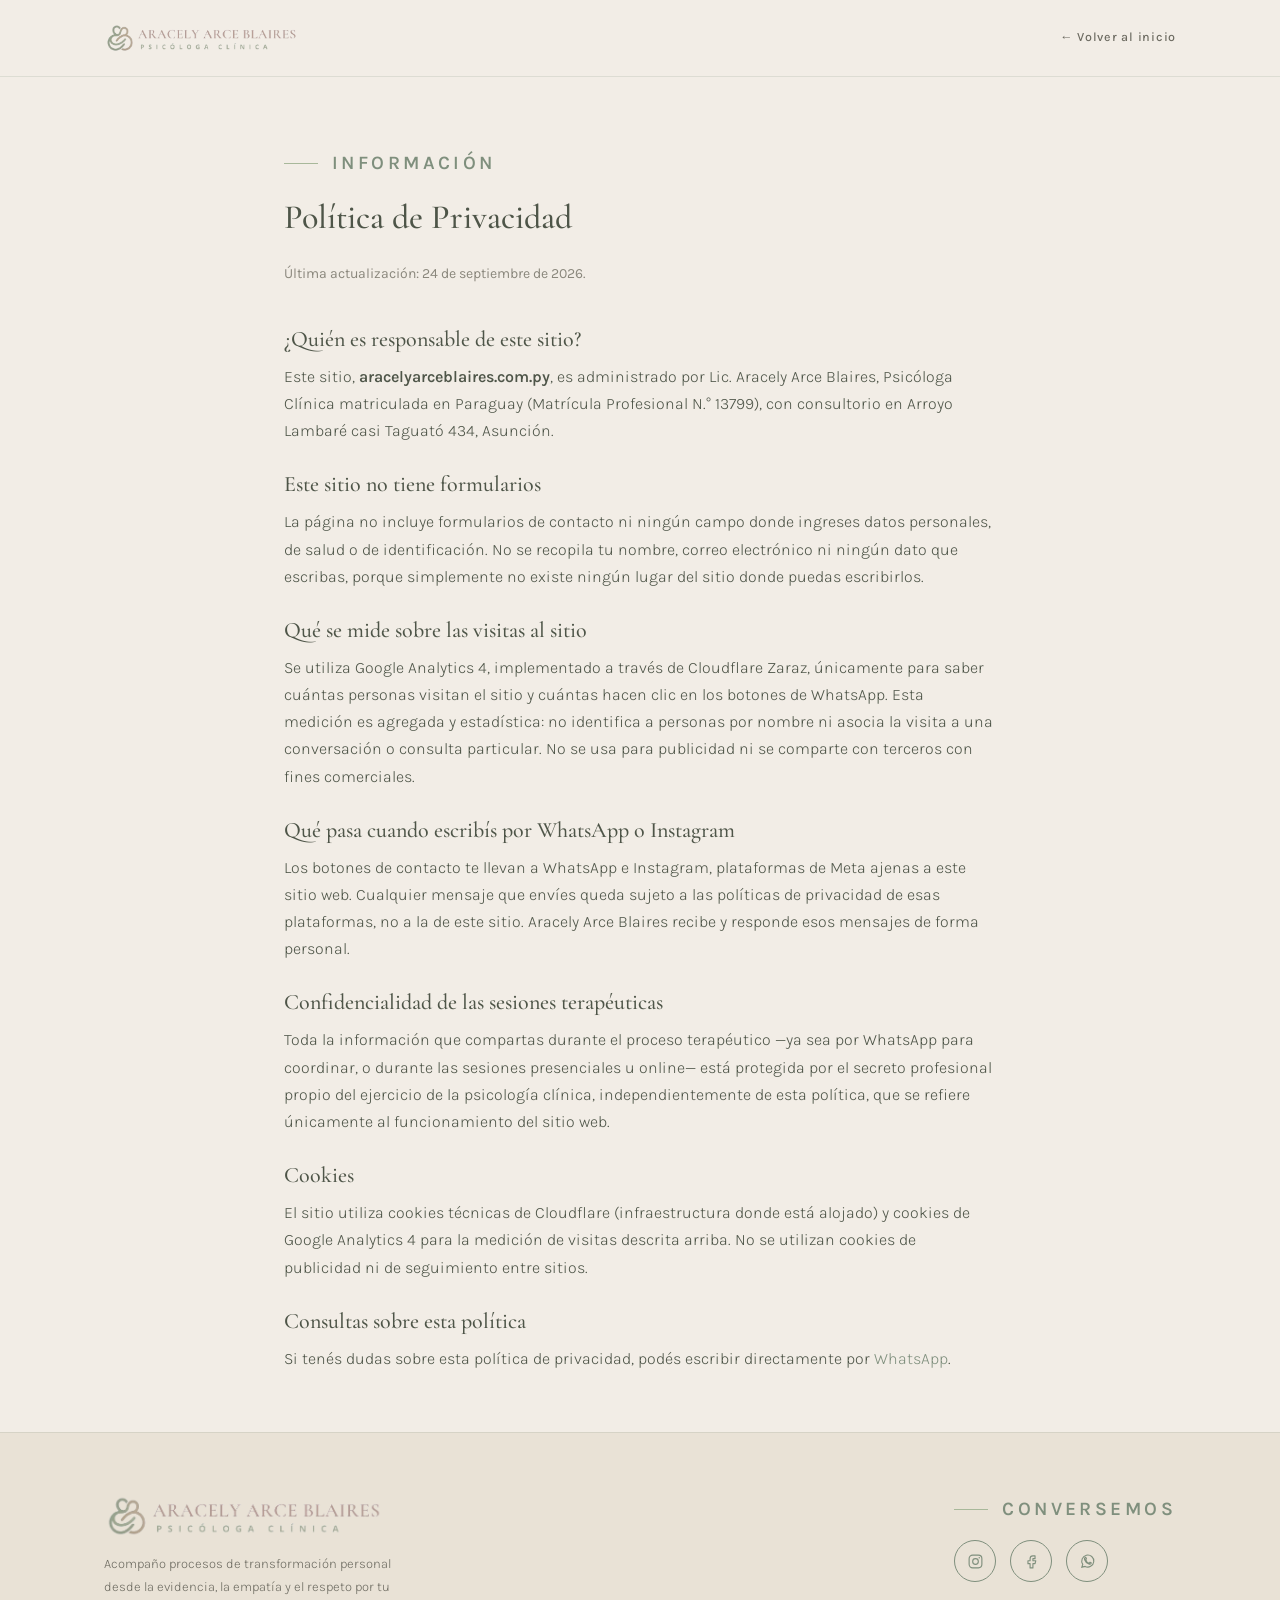
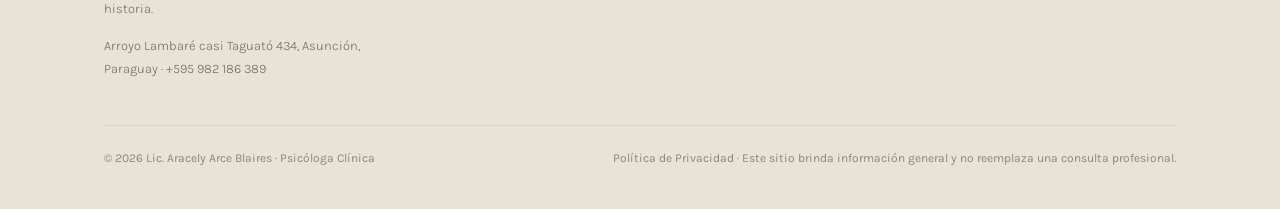
<file: privacidad.html>
<!DOCTYPE html>
<html lang="es">
<head>
<meta charset="UTF-8">
<meta name="viewport" content="width=device-width, initial-scale=1.0">
<title>Política de Privacidad — Lic. Aracely Arce Blaires</title>
<meta name="description" content="Política de privacidad del sitio de Lic. Aracely Arce Blaires, Psicóloga Clínica en Asunción, Paraguay. Qué datos se recopilan, cómo se usan y qué pasa cuando contactás por WhatsApp o Instagram.">
<link rel="canonical" href="https://aracelyarceblaires.com.py/privacidad">
<link rel="icon" type="image/png" href="assets/logo-icono.png">
<meta name="robots" content="index, follow">

<link rel="stylesheet" href="css/fonts.css">
<link rel="stylesheet" href="css/style.css">
</head>
<body>

<header>
  <div class="wrap nav">
    <a href="/" class="wordmark" aria-label="Inicio">
      <picture>
        <source srcset="assets/logo-transparente.webp" type="image/webp">
        <img src="assets/logo-transparente.png" alt="Aracely Arce Blaires — Psicóloga Clínica" class="brand-logo nav-logo" width="1182" height="194">
      </picture>
    </a>
    <a href="/" style="font-size:12.5px;letter-spacing:.06em;font-weight:500;color:var(--texto)">← Volver al inicio</a>
  </div>
</header>

<main id="main">
<section class="con-ola" style="padding:70px 0 60px">
  <div class="wrap" style="max-width:760px">
    <div class="eyebrow">Información</div>
    <h1 style="font-size:34px;margin-bottom:24px">Política de Privacidad</h1>
    <p style="color:var(--texto-suave);font-size:14px;margin-bottom:40px">Última actualización: 24 de septiembre de 2026.</p>

    <div style="display:flex;flex-direction:column;gap:28px;font-weight:300;line-height:1.7;color:var(--tinta)">

      <div>
        <h2 style="font-size:22px;margin-bottom:10px">¿Quién es responsable de este sitio?</h2>
        <p>Este sitio, <strong>aracelyarceblaires.com.py</strong>, es administrado por Lic. Aracely Arce Blaires, Psicóloga Clínica matriculada en Paraguay (Matrícula Profesional N.° 13799), con consultorio en Arroyo Lambaré casi Taguató 434, Asunción.</p>
      </div>

      <div>
        <h2 style="font-size:22px;margin-bottom:10px">Este sitio no tiene formularios</h2>
        <p>La página no incluye formularios de contacto ni ningún campo donde ingreses datos personales, de salud o de identificación. No se recopila tu nombre, correo electrónico ni ningún dato que escribas, porque simplemente no existe ningún lugar del sitio donde puedas escribirlos.</p>
      </div>

      <div>
        <h2 style="font-size:22px;margin-bottom:10px">Qué se mide sobre las visitas al sitio</h2>
        <p>Se utiliza Google Analytics 4, implementado a través de Cloudflare Zaraz, únicamente para saber cuántas personas visitan el sitio y cuántas hacen clic en los botones de WhatsApp. Esta medición es agregada y estadística: no identifica a personas por nombre ni asocia la visita a una conversación o consulta particular. No se usa para publicidad ni se comparte con terceros con fines comerciales.</p>
      </div>

      <div>
        <h2 style="font-size:22px;margin-bottom:10px">Qué pasa cuando escribís por WhatsApp o Instagram</h2>
        <p>Los botones de contacto te llevan a WhatsApp e Instagram, plataformas de Meta ajenas a este sitio web. Cualquier mensaje que envíes queda sujeto a las políticas de privacidad de esas plataformas, no a la de este sitio. Aracely Arce Blaires recibe y responde esos mensajes de forma personal.</p>
      </div>

      <div>
        <h2 style="font-size:22px;margin-bottom:10px">Confidencialidad de las sesiones terapéuticas</h2>
        <p>Toda la información que compartas durante el proceso terapéutico —ya sea por WhatsApp para coordinar, o durante las sesiones presenciales u online— está protegida por el secreto profesional propio del ejercicio de la psicología clínica, independientemente de esta política, que se refiere únicamente al funcionamiento del sitio web.</p>
      </div>

      <div>
        <h2 style="font-size:22px;margin-bottom:10px">Cookies</h2>
        <p>El sitio utiliza cookies técnicas de Cloudflare (infraestructura donde está alojado) y cookies de Google Analytics 4 para la medición de visitas descrita arriba. No se utilizan cookies de publicidad ni de seguimiento entre sitios.</p>
      </div>

      <div>
        <h2 style="font-size:22px;margin-bottom:10px">Consultas sobre esta política</h2>
        <p>Si tenés dudas sobre esta política de privacidad, podés escribir directamente por <a href="https://wa.me/595982186389" target="_blank" rel="noopener" style="color:var(--eucalipto)">WhatsApp</a>.</p>
      </div>

    </div>
  </div>
</section>
</main>

<footer>
  <div class="wrap">
    <div class="foot-grid">
      <div class="foot-brand">
        <picture>
          <source srcset="assets/logo-transparente.webp" type="image/webp">
          <img src="assets/logo-transparente.png" alt="Aracely Arce Blaires — Psicóloga Clínica" class="brand-logo foot-logo" width="1182" height="194" loading="lazy">
        </picture>
        <p>Acompaño procesos de transformación personal desde la evidencia, la empatía y el respeto por tu historia.</p>
        <p>Arroyo Lambaré casi Taguató 434, Asunción, Paraguay · +595 982 186 389</p>
      </div>
      <div>
        <div class="eyebrow" style="margin-bottom:14px">Conversemos</div>
        <div class="foot-social">
          <a href="https://instagram.com/psico.aracelyarce" target="_blank" rel="noopener" aria-label="Instagram">
            <svg viewBox="0 0 24 24" fill="none" stroke="currentColor" stroke-width="1.6"><rect x="3" y="3" width="18" height="18" rx="5"/><circle cx="12" cy="12" r="4"/><circle cx="17.3" cy="6.7" r="1" fill="currentColor" stroke="none"/></svg>
          </a>
          <a href="https://www.facebook.com/profile.php?id=61592144711436" target="_blank" rel="noopener" aria-label="Facebook">
            <svg viewBox="0 0 24 24" fill="none" stroke="currentColor" stroke-width="1.6"><path d="M14 8h3V4h-3a4 4 0 0 0-4 4v3H7v4h3v6h4v-6h3l1-4h-4V8.5c0-.3.2-.5.5-.5z" stroke-linejoin="round"/></svg>
          </a>
          <a href="https://wa.me/595982186389" target="_blank" rel="noopener" aria-label="WhatsApp">
            <svg viewBox="0 0 24 24" fill="none" stroke="currentColor" stroke-width="1.6" stroke-linecap="round"><path d="M4 20l1.3-3.9A8.5 8.5 0 1 1 8.6 19L4 20z"/><path d="M9.5 9.5c.5 2.5 2.5 4.5 5 5l1-1.5 2 1c-.5 1.5-2 2-3.5 1.5-2.8-.9-5-3.2-6-6C7.5 8 8 6.5 9.5 6l1 2-1 1.5z" stroke-linejoin="round"/></svg>
          </a>
        </div>
      </div>
    </div>
    <div class="foot-legal">
      <span>© 2026 Lic. Aracely Arce Blaires · Psicóloga Clínica</span>
      <span><a href="/privacidad" style="color:var(--texto-suave)">Política de Privacidad</a> · Este sitio brinda información general y no reemplaza una consulta profesional.</span>
    </div>
  </div>
</footer>

</body>
</html>
</file>
<file: css/fonts.css>
@font-face {
  font-family: 'Cormorant Garamond';
  font-style: normal;
  font-weight: 400 600;
  font-display: swap;
  src: url('../assets/fonts/cormorant-garamond-normal.woff2') format('woff2');
}
@font-face {
  font-family: 'Cormorant Garamond';
  font-style: italic;
  font-weight: 400 500;
  font-display: swap;
  src: url('../assets/fonts/cormorant-garamond-italic.woff2') format('woff2');
}
@font-face {
  font-family: 'Karla';
  font-style: normal;
  font-weight: 300 600;
  font-display: swap;
  src: url('../assets/fonts/karla-normal.woff2') format('woff2');
}
@font-face {
  font-family: 'Playfair Display';
  font-style: italic;
  font-weight: 400 500;
  font-display: swap;
  src: url('../assets/fonts/playfair-display-italic.woff2') format('woff2');
}
</file>
<file: css/style.css>
:root{
  --blanco:#FFFFFF;
  --crema:#F2EDE6;
  --arena:#E6D9C6;
  --salvia:#A8B89A;
  --eucalipto:#7F8F7D;
  --gris:#B7B1A9;
  --tinta:#4E5548;      /* titulares */
  --texto:#6C6A60;      /* cuerpo */
  --texto-suave:#8A877C;
  --linea:rgba(127,143,125,.18);
  --sombra:0 18px 50px -30px rgba(78,85,72,.22);
  --radio-org:58% 42% 55% 45% / 48% 55% 45% 52%;
}
*{margin:0;padding:0;box-sizing:border-box}
html{scroll-behavior:smooth}
.skip-link{
  position:absolute;left:16px;top:-60px;z-index:1000;
  background:var(--tinta);color:var(--blanco);padding:12px 20px;border-radius:6px;
  font-family:'Karla',sans-serif;font-size:14px;font-weight:500;text-decoration:none;
  transition:top .2s ease;
}
.skip-link:focus{top:16px}
body{
  font-family:'Karla',sans-serif;
  font-weight:400;
  color:var(--texto);
  background:var(--crema);
  line-height:1.75;
  font-size:16px;
  -webkit-font-smoothing:antialiased;
}
h1,h2,h3{font-family:'Cormorant Garamond',serif;color:var(--tinta);font-weight:500;line-height:1.18}
.serif-i{font-family:'Playfair Display',serif;font-style:italic}
img{max-width:100%;display:block}
a{color:inherit;text-decoration:none}
.wrap{max-width:1120px;margin:0 auto;padding:0 24px}
section{padding:104px 0}
@media(max-width:760px){section{padding:72px 0}}

/* etiqueta superior de sección */
.eyebrow{
  font-size:19px;letter-spacing:.18em;text-transform:uppercase;
  color:var(--eucalipto);font-weight:700;margin-bottom:18px;display:flex;align-items:center;gap:14px;
}
.eyebrow::before{content:"";width:34px;height:1px;background:var(--salvia)}
.eyebrow.center{justify-content:center}
.eyebrow.center::after{content:"";width:34px;height:1px;background:var(--salvia)}

/* ===== NAV ===== */
header{
  position:sticky;top:0;z-index:50;
  background:rgba(242,237,230,.88);backdrop-filter:blur(12px);
  border-bottom:1px solid var(--linea);
}
.nav{display:flex;align-items:center;justify-content:space-between;height:76px}
.wordmark{display:flex;align-items:center}
.brand-logo{height:40px;width:auto;object-fit:contain}
.nav-logo{height:32px}
.nav-links{display:flex;gap:24px;align-items:center}
.nav-links a{font-size:12.5px;letter-spacing:.06em;font-weight:500;color:var(--texto);transition:color .25s}
.nav-links a:hover{color:var(--eucalipto)}
.nav-cta{
  background:var(--eucalipto);color:var(--blanco)!important;
  padding:11px 22px;border-radius:999px;font-weight:600;
  box-shadow:0 1px 2px rgba(78,85,72,.18);transition:all .3s!important;
}
.nav-cta:hover{background:var(--tinta);box-shadow:0 10px 22px -8px rgba(78,85,72,.4);transform:translateY(-2px)}
.burger{display:none;background:none;border:none;cursor:pointer;padding:8px}
.burger span{display:block;width:22px;height:1.6px;background:var(--tinta);margin:5px 0;transition:.3s}
@media(max-width:880px){
  .nav-links{
    position:fixed;inset:76px 0 auto 0;background:var(--crema);
    flex-direction:column;gap:0;padding:12px 0 28px;border-bottom:1px solid var(--linea);
    transform:translateY(-130%);transition:transform .35s ease;
  }
  .nav-links.open{transform:translateY(0)}
  .nav-links a{padding:13px 24px;width:100%;text-align:center}
  .nav-cta{width:auto!important;margin-top:10px}
  .burger{display:block}
}

/* ===== HERO ===== */
.hero{padding:96px 0 110px;position:relative;overflow:hidden}
.hero-grid{display:grid;grid-template-columns:1.15fr .85fr;gap:72px;align-items:center}
.hero h1{font-size:clamp(38px,5.2vw,62px);margin-bottom:26px}
.hero h1 em{font-style:italic;color:var(--eucalipto)}
.hero p{font-size:17px;max-width:520px;font-weight:300;margin-bottom:38px}
.btn{
  display:inline-block;background:var(--eucalipto);color:var(--blanco);
  font-size:13px;letter-spacing:.08em;font-weight:500;
  padding:16px 34px;border-radius:999px;transition:all .3s;box-shadow:var(--sombra);
}
.btn:hover{background:var(--tinta);transform:translateY(-2px)}
.btn.ghost{background:transparent;color:var(--eucalipto);border:1px solid var(--salvia);box-shadow:none}
.btn.ghost:hover{background:var(--salvia);color:var(--blanco)}
.hero-foto{position:relative}
.foto-marco{
  aspect-ratio:4/5;border-radius:var(--radio-org);
  background:linear-gradient(160deg,var(--arena),#ddd0bb 60%,var(--salvia));
  box-shadow:var(--sombra);display:flex;align-items:center;justify-content:center;
  position:relative;overflow:hidden;
}
.foto-marco .placeholder{
  text-align:center;color:var(--eucalipto);font-size:12px;letter-spacing:.14em;
  text-transform:uppercase;font-weight:500;padding:24px;line-height:2;
}
.foto-marco img{width:100%;height:100%;object-fit:cover}
@media(max-width:880px){
  .hero{padding:60px 0 80px}
  .hero-grid{grid-template-columns:1fr;gap:48px}
  .hero-foto{max-width:340px;margin:0 auto}
}

/* ===== QUIZÁS ÚLTIMAMENTE ===== */
.quizas{background:var(--blanco)}
.quizas-grid{display:grid;grid-template-columns:.9fr 1.1fr;gap:72px;align-items:start}
.quizas h2{font-size:clamp(32px,4vw,46px);margin-bottom:20px}
.quizas-lista{display:flex;flex-direction:column;gap:2px}
.quizas-item{
  display:flex;gap:18px;align-items:flex-start;
  padding:17px 20px;border-radius:16px;transition:background .3s;
}
.quizas-item:hover{background:var(--crema)}
.quizas-item svg{flex-shrink:0;width:20px;height:20px;margin-top:5px;color:var(--salvia)}
.quizas-cierre{
  margin-top:34px;padding:26px 30px;background:var(--crema);
  border:1px solid var(--linea);border-radius:16px;
  font-family:'Cormorant Garamond',serif;font-size:21px;color:var(--tinta);font-style:italic;
}
@media(max-width:880px){.quizas-grid{grid-template-columns:1fr;gap:36px}}

/* ===== TCC ===== */
.tcc{position:relative;overflow:hidden}
.tcc-head{text-align:center;max-width:640px;margin:0 auto 20px}
.tcc-head h2{font-size:clamp(32px,4vw,46px)}
.tcc-lema{
  text-align:center;font-family:'Playfair Display',serif;font-style:italic;
  color:var(--eucalipto);font-size:19px;margin-bottom:18px;
}
.tcc-intro{text-align:center;max-width:620px;margin:0 auto 64px;font-weight:300}
.triada{display:grid;grid-template-columns:repeat(3,1fr);gap:0;position:relative;max-width:960px;margin:0 auto}
.triada-col{padding:0 34px;text-align:center;position:relative}
.triada-col + .triada-col::before{
  content:"";position:absolute;left:0;top:18px;bottom:18px;width:1px;
  background:linear-gradient(var(--linea),var(--salvia),var(--linea));
}
.triada-icono{
  width:74px;height:74px;margin:0 auto 24px;border-radius:var(--radio-org);
  background:var(--blanco);box-shadow:var(--sombra);
  display:flex;align-items:center;justify-content:center;color:var(--eucalipto);
}
.triada-icono svg{width:32px;height:32px}
.triada-col h3{font-size:27px;margin-bottom:12px}
.triada-col p{font-size:14.5px;font-weight:300}
.triada-flecha{
  position:absolute;top:34px;width:44px;color:var(--gris);z-index:2;
}
.triada-flecha.f1{left:calc(33.33% - 22px)}
.triada-flecha.f2{left:calc(66.66% - 22px)}
.tcc-nota{
  max-width:660px;margin:64px auto 0;text-align:center;
  font-family:'Cormorant Garamond',serif;font-size:22px;color:var(--tinta);
}
@media(max-width:820px){
  .triada{grid-template-columns:1fr;gap:44px;max-width:420px}
  .triada-col + .triada-col::before{display:none}
  .triada-flecha{display:none}
}

/* ===== ÁREAS ===== */
.areas{background:var(--blanco)}
.areas-head{max-width:600px;margin-bottom:56px}
.areas-head h2{font-size:clamp(32px,4vw,46px);margin-bottom:16px}
.areas-grid{display:grid;grid-template-columns:repeat(3,1fr);gap:22px}
.area{
  background:var(--crema);border-radius:22px;padding:34px 30px;
  transition:transform .35s,box-shadow .35s;border:1px solid transparent;
}
.area:hover{transform:translateY(-4px);box-shadow:var(--sombra);border-color:var(--linea)}
.area svg{width:30px;height:30px;color:var(--eucalipto);margin-bottom:18px}
.area h3{font-size:23px;margin-bottom:8px}
.area p{font-size:14px;font-weight:300}
.areas-aclaracion{margin-top:36px;font-size:13.5px;color:var(--texto-suave);font-weight:300;max-width:620px}
@media(max-width:880px){.areas-grid{grid-template-columns:1fr 1fr}}
@media(max-width:600px){.areas-grid{grid-template-columns:1fr}}

/* ===== PROCESO ===== */
.proceso-head{text-align:center;max-width:620px;margin:0 auto 70px}
.proceso-head h2{font-size:clamp(32px,4vw,46px);margin-bottom:14px}
.pasos{max-width:760px;margin:0 auto;position:relative}
.pasos::before{
  content:"";position:absolute;left:31px;top:14px;bottom:14px;width:1px;
  background:linear-gradient(transparent,var(--salvia) 12%,var(--salvia) 88%,transparent);
}
.paso{display:grid;grid-template-columns:64px 1fr;gap:30px;padding:26px 0;position:relative}
.paso-num{
  width:64px;height:64px;border-radius:50%;background:var(--blanco);
  border:1px solid var(--salvia);display:flex;align-items:center;justify-content:center;
  font-family:'Cormorant Garamond',serif;font-size:22px;color:var(--eucalipto);
  position:relative;z-index:2;box-shadow:var(--sombra);
}
.paso h3{font-size:25px;margin-bottom:6px;padding-top:8px}
.paso p{font-size:15px;font-weight:300;max-width:520px}
@media(max-width:600px){
  .pasos::before{left:23px}
  .paso{grid-template-columns:48px 1fr;gap:20px}
  .paso-num{width:48px;height:48px;font-size:18px}
}

/* ===== SOBRE ===== */
.sobre{background:var(--blanco)}
.sobre-grid{display:grid;grid-template-columns:.85fr 1.15fr;gap:80px;align-items:center}
.sobre-foto{position:relative}
.sobre-foto .foto-marco{aspect-ratio:850/1084;border-radius:16px}
.sobre h2{font-size:clamp(34px,4.4vw,50px);margin-bottom:24px}
.sobre-texto p{margin-bottom:18px;font-weight:300}
.sobre-texto .destacado{
  font-family:'Cormorant Garamond',serif;font-size:21px;color:var(--tinta);
  font-style:italic;background:var(--crema);border:1px solid var(--linea);border-radius:16px;
  padding:22px 24px;margin:26px 0;
}
.credenciales{display:flex;flex-wrap:wrap;gap:10px;margin-top:30px}
.chip{
  font-size:12px;letter-spacing:.04em;font-weight:500;color:var(--eucalipto);
  background:var(--crema);border:1px solid var(--linea);
  padding:9px 18px;border-radius:999px;
}
@media(max-width:880px){
  .sobre-grid{grid-template-columns:1fr;gap:44px}
  .sobre-foto{max-width:300px;margin:0 auto}
}

/* ===== NO EXAMEN ===== */
.examen-head{text-align:center;max-width:680px;margin:0 auto 60px}
.examen-head h2{font-size:clamp(30px,4vw,44px)}
.examen-grid{display:grid;grid-template-columns:1fr 1fr;gap:26px;max-width:920px;margin:0 auto}
.examen-card{background:var(--blanco);border-radius:24px;padding:42px 40px;box-shadow:var(--sombra)}
.examen-card.si{background:linear-gradient(150deg,#eef0e8,#e4e9dc)}
.examen-card h3{font-size:26px;margin-bottom:22px;display:flex;align-items:center;gap:12px}
.examen-card ul{list-style:none}
.examen-card li{
  padding:9px 0 9px 30px;position:relative;font-size:15px;font-weight:300;
}
.examen-card li::before{
  content:"";position:absolute;left:0;top:17px;width:14px;height:1.5px;background:var(--gris);
}
.examen-card.si li::before{background:var(--eucalipto)}
@media(max-width:760px){.examen-grid{grid-template-columns:1fr}}

/* ===== FAQ ===== */
.faq{background:var(--blanco)}
.faq-grid{display:grid;grid-template-columns:.8fr 1.2fr;gap:72px;align-items:start}
.faq h2{font-size:clamp(32px,4vw,46px);margin-bottom:16px}
.faq-cats{font-size:14px;font-weight:300;max-width:340px}
details{
  border-bottom:1px solid var(--linea);padding:4px 0;
}
summary{
  cursor:pointer;list-style:none;display:flex;justify-content:space-between;align-items:center;
  gap:20px;padding:20px 0;font-family:'Cormorant Garamond',serif;font-size:21px;color:var(--tinta);
  transition:color .25s;
}
summary:hover{color:var(--eucalipto)}
summary::-webkit-details-marker{display:none}
summary::after{
  content:"+";font-family:'Karla';font-size:18px;color:var(--salvia);
  transition:transform .3s;flex-shrink:0;
}
details[open] summary::after{transform:rotate(45deg)}
details p{padding:0 0 22px;font-size:14.5px;font-weight:300;max-width:560px}
@media(max-width:880px){.faq-grid{grid-template-columns:1fr;gap:36px}}

/* ===== CTA FINAL ===== */
.cta-final{text-align:center;position:relative;overflow:hidden}
.cta-final h2{font-size:clamp(34px,4.6vw,54px);max-width:720px;margin:0 auto 22px}
.cta-final p{max-width:520px;margin:0 auto 40px;font-weight:300;font-size:17px}
.cta-ramita{width:90px;margin:0 auto 28px;color:var(--salvia);opacity:.8}

/* ===== FOOTER ===== */
footer{background:#e9e2d6;border-top:1px solid var(--linea);padding:60px 0 40px}
.foot-grid{display:flex;justify-content:space-between;align-items:flex-start;gap:40px;flex-wrap:wrap}
.foot-logo{height:46px}
.foot-brand p{font-size:13px;font-weight:300;max-width:300px;margin-top:14px}
.foot-social{display:flex;gap:14px;margin-top:8px}
.foot-social a{
  width:42px;height:42px;border-radius:50%;border:1px solid var(--eucalipto);
  display:flex;align-items:center;justify-content:center;color:var(--eucalipto);transition:all .3s;
}
.foot-social a:hover{background:var(--eucalipto);color:var(--blanco)}
.foot-social svg{width:17px;height:17px}
.foot-legal{margin-top:44px;padding-top:22px;border-top:1px solid var(--linea);font-size:12px;color:var(--texto-suave);display:flex;justify-content:space-between;flex-wrap:wrap;gap:10px}

/* ===== ANIMACIONES ===== */
.reveal{opacity:0;transform:translateY(26px);transition:opacity .8s ease,transform .8s ease}
.reveal.vis{opacity:1;transform:none}
.reveal.d1{transition-delay:.12s}.reveal.d2{transition-delay:.24s}.reveal.d3{transition-delay:.36s}
@media(prefers-reduced-motion:reduce){
  .reveal{opacity:1;transform:none;transition:none}
  html{scroll-behavior:auto}
}

/* ===== FORMULARIO CTA ===== */
.contacto-form{max-width:560px;margin:0 auto;display:flex;flex-direction:column;gap:14px;text-align:left}
.form-fila{display:grid;grid-template-columns:1fr 1fr;gap:14px}
.contacto-form input,.contacto-form textarea{
  font-family:'Karla',sans-serif;font-size:14px;font-weight:300;color:var(--texto);
  background:var(--blanco);border:1px solid var(--linea);border-radius:16px;
  padding:15px 20px;outline:none;transition:border-color .3s;resize:vertical;width:100%;
}
.contacto-form input:focus,.contacto-form textarea:focus{border-color:var(--salvia)}
.contacto-form input::placeholder,.contacto-form textarea::placeholder{color:var(--texto-suave)}
.contacto-form .btn{align-self:center;margin-top:8px;border:none;cursor:pointer;font-family:'Karla',sans-serif}
.form-nota{font-size:12px;color:var(--texto-suave);font-weight:300;text-align:center}
@media(max-width:560px){.form-fila{grid-template-columns:1fr}}

/* ===== LOGOS ===== */
/* ===== OLAS ENTRE SECCIONES ===== */
section{position:relative}
section.con-ola{padding-bottom:170px}
.ola{position:absolute;bottom:-1px;left:0;width:100%;line-height:0;pointer-events:none;z-index:3}
.ola svg{width:100%;height:70px;display:block}
.ola.flip svg{transform:scaleX(-1)}
@media(max-width:760px){section.con-ola{padding-bottom:130px}.ola svg{height:44px}}

/* ===== VISUAL ORGÁNICO (hero) ===== */
.hero-visual{position:relative;display:flex;align-items:center;justify-content:center;min-height:380px}
.rama-botanica{
  position:relative;z-index:2;width:min(160px,45%);height:auto;color:var(--eucalipto);
  margin-left:60px;
  filter:drop-shadow(0 10px 20px rgba(78,85,72,.06));
}
@media(max-width:880px){.rama-botanica{margin:0 auto;display:block}}

/* ===== RESPIRACIÓN 4-7-8 (estilo tarjeta original) ===== */
.respira{background:#EDE4D5}
.respira-grid{display:grid;grid-template-columns:1fr 1.1fr;gap:72px;align-items:center}
.respira h2{font-size:clamp(32px,4vw,46px)}
.respira-pasos{list-style:none;margin:26px 0;padding:26px 30px;display:flex;flex-direction:column;gap:12px;
  background:rgba(255,255,255,.5);border:1px solid var(--linea);border-radius:16px}
.respira-pasos li{font-size:15px;font-weight:300}
.respira-pasos strong{font-weight:500;color:var(--eucalipto)}
.widget-card{
  background:var(--crema);border:1px solid rgba(78,85,72,.06);border-radius:32px;
  box-shadow:0 16px 40px rgba(46,62,52,.10);padding:52px 40px;
  position:relative;overflow:hidden;
}
.widget-olas{position:absolute;inset:0;pointer-events:none;z-index:1;opacity:.15}
.wl{position:absolute;left:-50%;width:200%;height:200%;border-radius:43%;border:1.5px solid var(--eucalipto)}
.wl.w1{top:50%;animation:girar 22s linear infinite}
.wl.w2{top:52%;animation:girar 26s linear infinite;opacity:.6}
.wl.w3{top:54%;animation:girar 30s linear infinite;opacity:.3}
@keyframes girar{from{transform:rotate(0)}to{transform:rotate(360deg)}}
.widget-body{position:relative;z-index:2;display:flex;flex-direction:column;align-items:center;gap:38px}
.orb-escena{position:relative;width:220px;height:220px;display:flex;align-items:center;justify-content:center}
.orb{
  position:absolute;width:104px;height:104px;border-radius:50%;
  background:var(--eucalipto);box-shadow:0 0 40px rgba(46,62,52,.15);
  transition:transform 4s ease-in-out,background-color 4s ease,box-shadow 1s ease;
}
.orb.inhala{transform:scale(2);background:var(--salvia);transition-duration:4s}
.orb.sosten{transform:scale(2);background:var(--salvia);box-shadow:0 0 55px rgba(127,143,125,.45);transition-duration:.5s}
.orb.exhala{transform:scale(1);background:var(--eucalipto);transition-duration:8s}
.orb-anillo{position:absolute;width:104px;height:104px;border:1px solid var(--eucalipto);border-radius:50%;opacity:0;pointer-events:none}
.orb.inhala ~ .orb-anillo{animation:anillo 4s ease-out}
@keyframes anillo{0%{transform:scale(1);opacity:.5}100%{transform:scale(2.5);opacity:0}}
.orb-contenido{position:relative;z-index:3;display:flex;flex-direction:column;align-items:center;pointer-events:none}
.orb-fase{font-family:'Cormorant Garamond',serif;font-size:21px;color:var(--blanco);text-shadow:0 2px 4px rgba(0,0,0,.15)}
.orb-timer{font-size:12px;letter-spacing:.12em;color:rgba(255,255,255,.85);font-weight:500;min-height:16px;text-shadow:0 2px 4px rgba(0,0,0,.15)}
.orb-timer.oculto{display:none}
.orb-barras{display:flex;gap:8px;width:100%;max-width:340px}
.barra{height:8px;background:rgba(78,85,72,.08);border-radius:4px;position:relative}
.barra.b4{flex:4}.barra.b7{flex:7}.barra.b8{flex:8}
.barra span{
  position:absolute;top:13px;left:50%;transform:translateX(-50%);
  font-size:10.5px;letter-spacing:.05em;color:var(--texto-suave);opacity:.55;white-space:nowrap;transition:all .4s;
}
.barra.on{background:var(--eucalipto)}
.barra.on span{opacity:1;color:var(--eucalipto);font-weight:600}
.respira-widget .btn{border:none;cursor:pointer;font-family:'Karla',sans-serif;margin-top:10px}
@media(max-width:880px){.respira-grid{grid-template-columns:1fr;gap:44px}}
@media(prefers-reduced-motion:reduce){
  .wl{animation:none}
  .orb{transition:none!important}
  .orb.inhala ~ .orb-anillo{animation:none}
}
</file>
